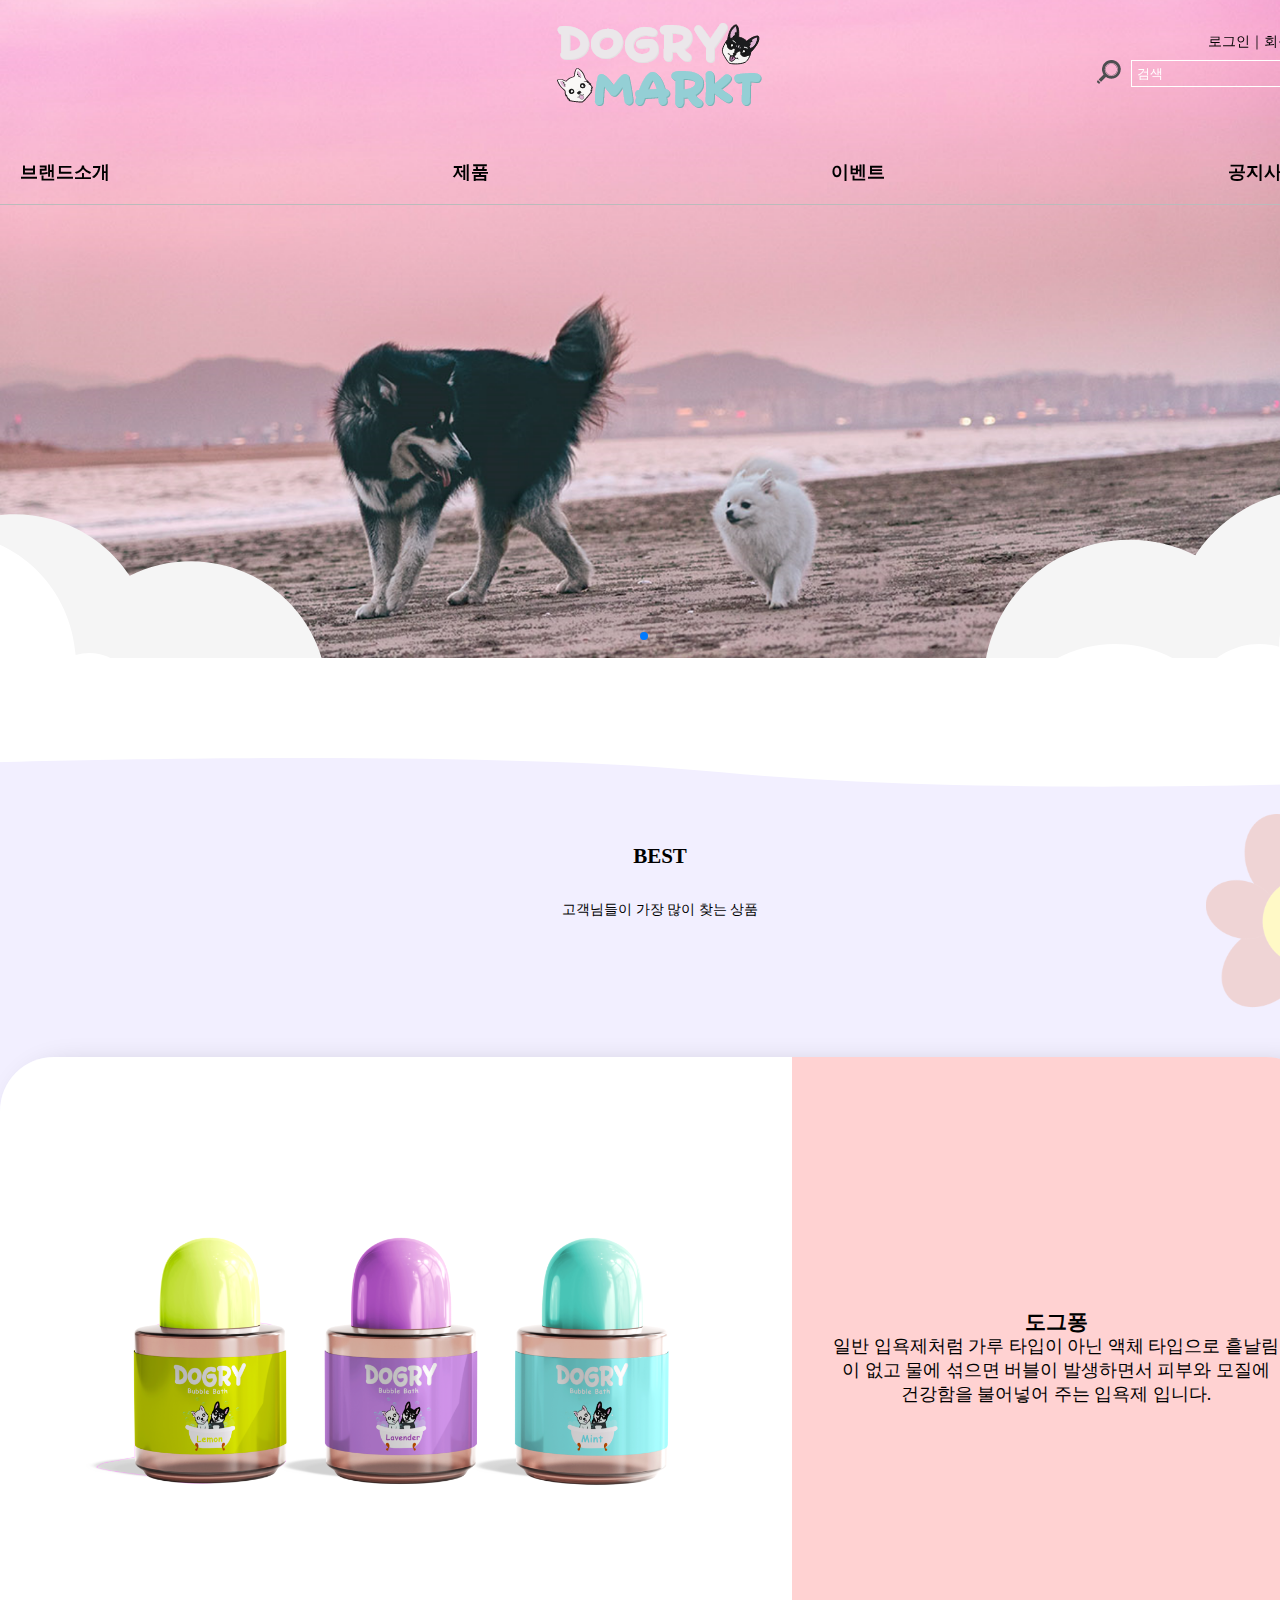
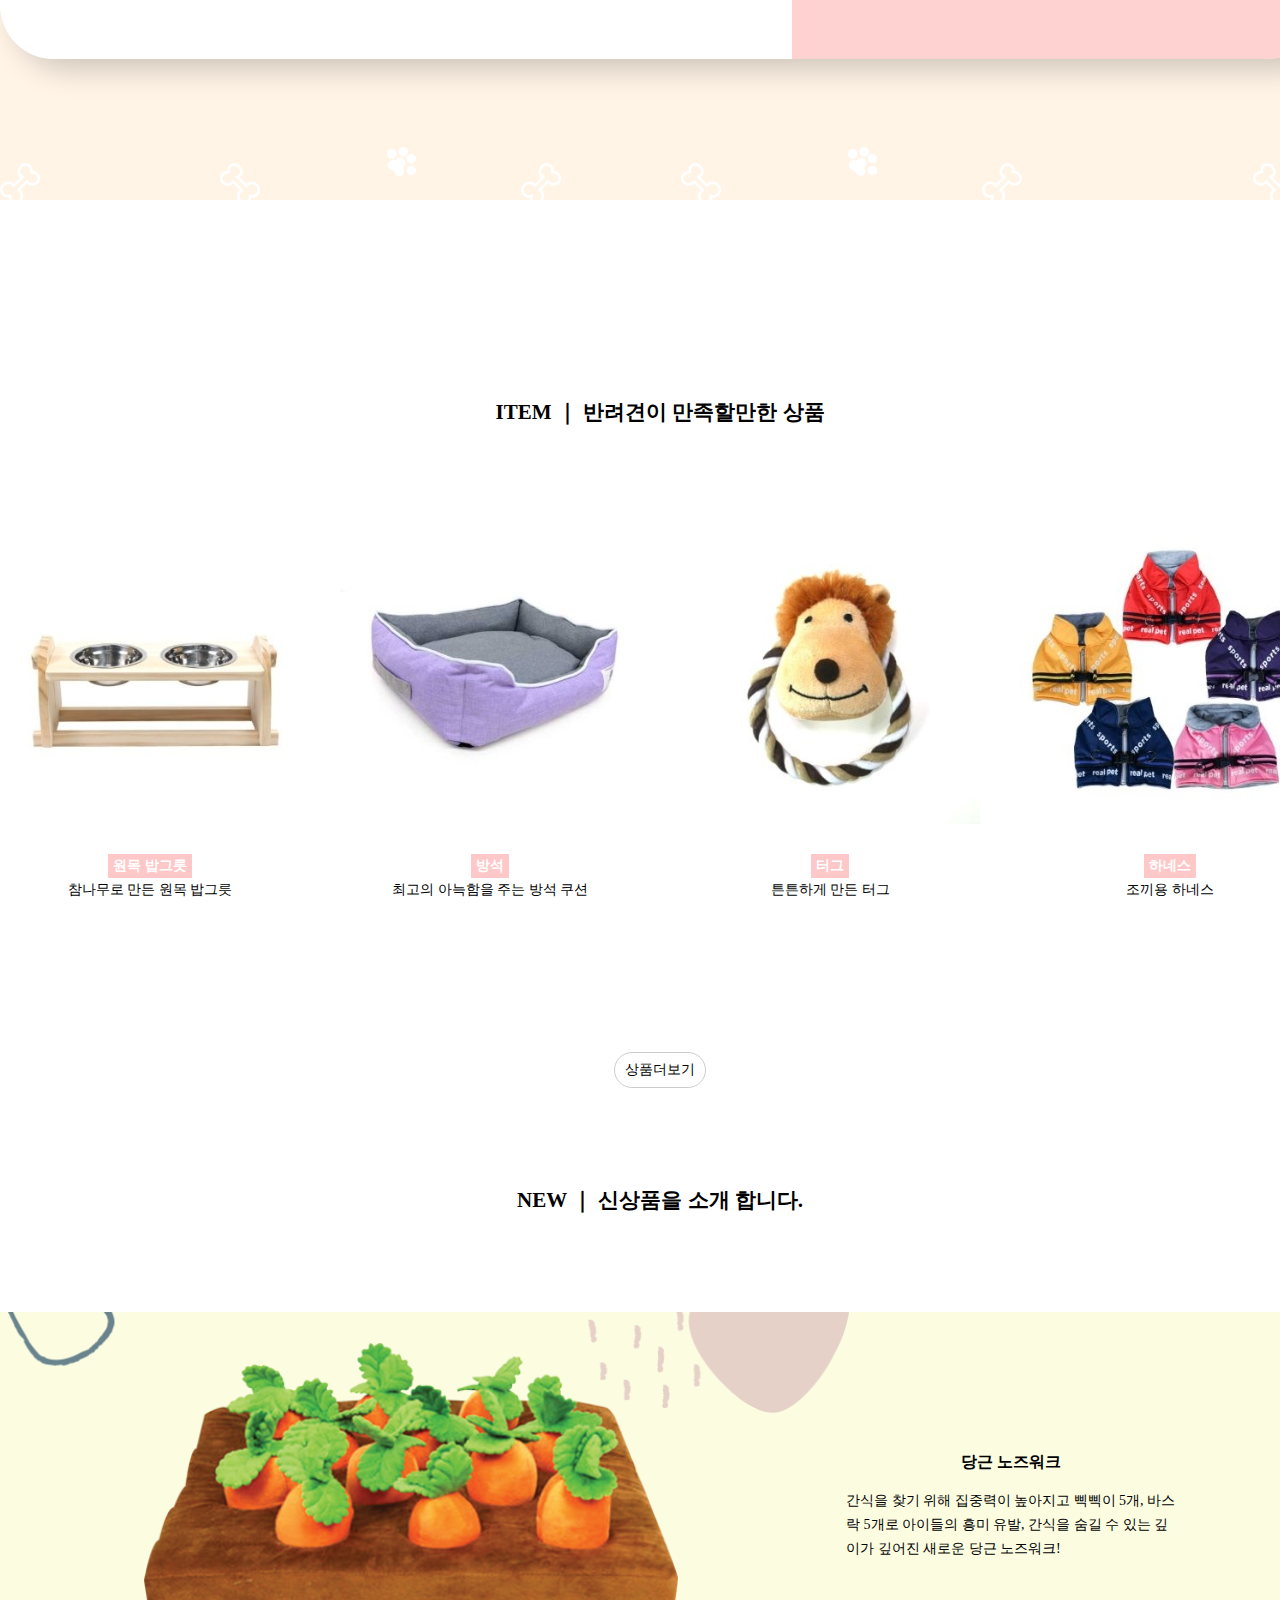
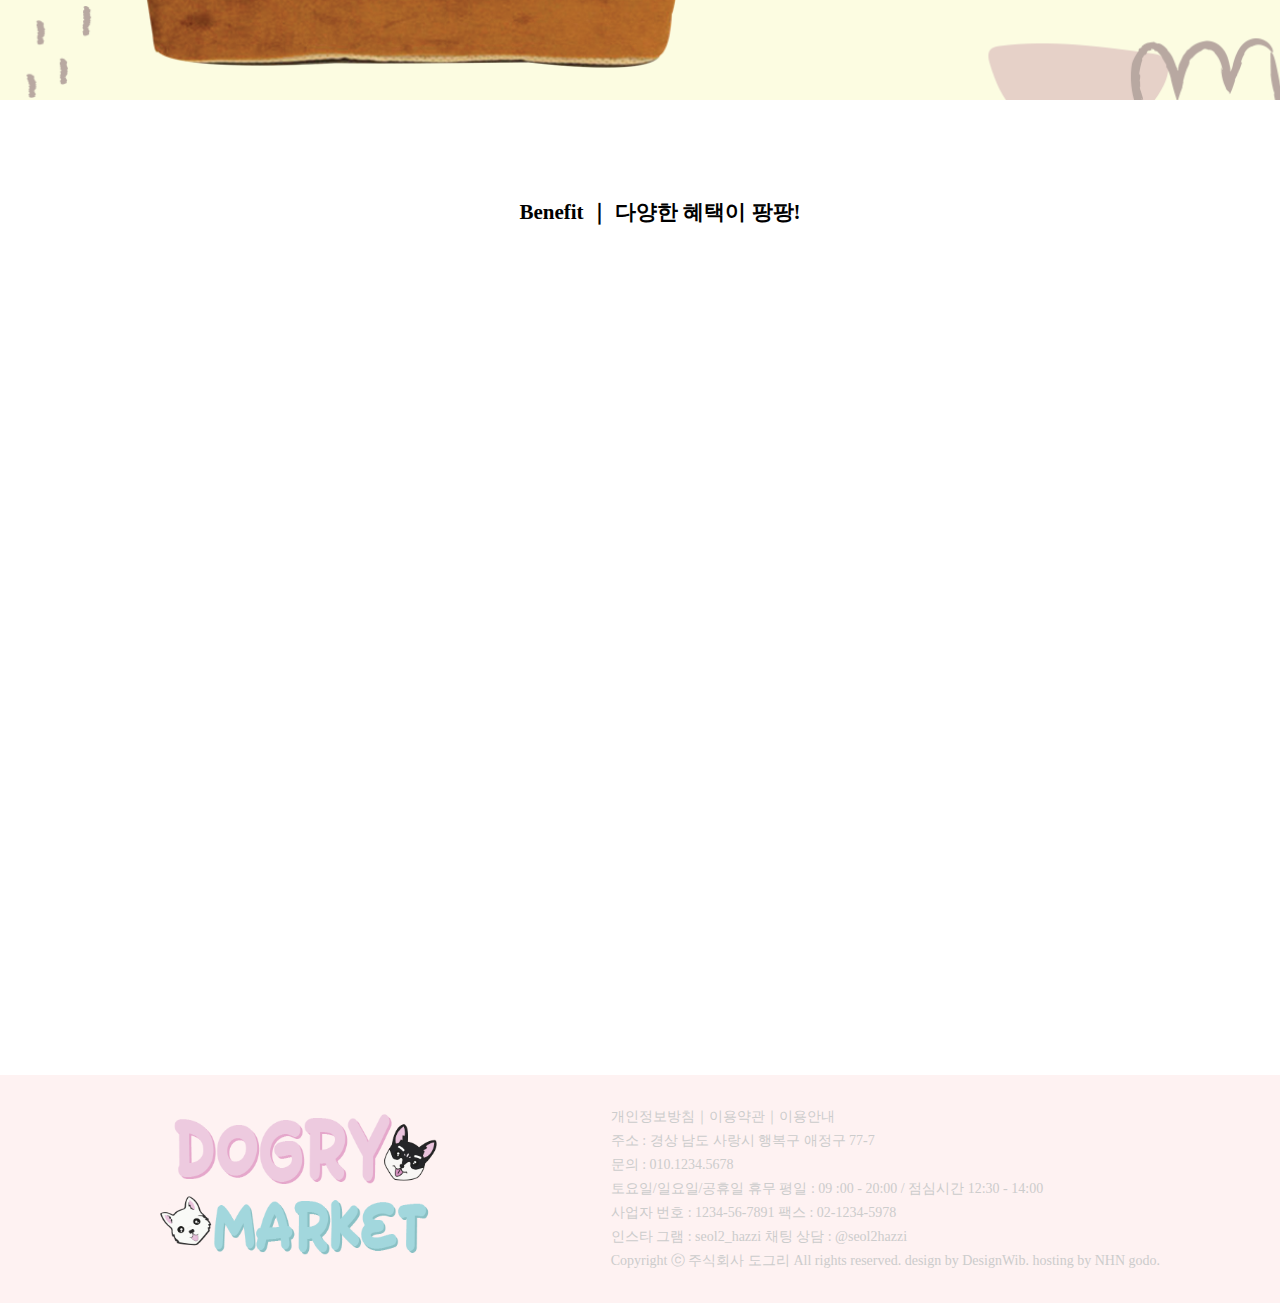
<file: index.html>
<!DOCTYPE html>
<html lang="ko">

<head>
  <meta charset="UTF-8">
  <meta http-equiv="X-UA-Compatible" content="IE=edge">
  <meta name="viewport" content="width=1400"><!--다른 매체에서도 너비 오류 없이 볼 수 있게-->
  <title>도그리마켓</title>
  <link href="https://webfontworld.github.io/NanumSquareNeo/NanumSquareNeo.css" rel="stylesheet">
  <!-- 슬라이드 css -->
  <link rel="stylesheet" href="https://cdn.jsdelivr.net/npm/swiper@8/swiper-bundle.min.css"><!--수정X-->
  <!-- aos css -->
  <link href="https://unpkg.com/aos@2.3.1/dist/aos.css" rel="stylesheet">


  <link rel="stylesheet" href="./css/stlye.css">
</head>

<body>
  <div class="box">
    <!-- 탑 -->
    <header>
      <a href="./index.html" class="logo"><img src="./images/logo.png" alt="logo"></a>
      <ul class="top">
        <li><a href="#">로그인</a></li>
        <li><a href="#">｜</a></li>
        <li><a href="#">회원가입</a></li>
      </ul>

      <ul class="search">
        <li><a href="#" class="icon"><img src="./images/icon.png" alt="아이콘"></a></li>
        <li><input type="search" placeholder="검색"></li>
      </ul>
    </header>
    <!-- 메뉴 -->
    <ul class="nav">
      <li><a href="./sub1.html">브랜드소개</a>
        <div class="sub">
          <div class="sub_in">
            <ul>
              <li><a href="sub1.html">도그리 스토리</a></li>
            </ul>
            <ul>
              <li><a href="sub2.html">밥,물그릇/장난감</a></li>
              <li><a href="sub2.html">쿠션/위생&미용</a></li>
              <li><a href="sub2.html">티슈/배변용품</a></li>
            </ul>
            <img src="./images/bs3.png" alt="설찌" class="sh">
          </div>
        </div>
      </li>
      <li><a href="sub2.html">제품</a>
        <div class="sub">
          <div class="sub_in">
            <ul>
              <li><a href="sub1.html">도그리 스토리</a></li>
            </ul>
            <ul>
              <li><a href="sub2.html">밥,물그릇/장난감</a></li>
              <li><a href="sub2.html">쿠션/위생&미용</a></li>
              <li><a href="sub2.html">티슈/배변용품</a></li>
            </ul>
            <img src="./images/bs3.png" alt="설찌" class="sh">
          </div>
        </div>
      </li>
      <li><a href="./sub3.html">이벤트</a>

      </li>
      <li><a href="./sub4.html">공지사항</a>
      </li>
    </ul>
  </div>



  <!-- 배너 -->
  <div class="banner">
    <!-- 슬라이드 구문 -->
    <div class="swiper-container slide">
      <div class="swiper-wrapper">
        <div class="swiper-slide">
          <a href="#"><img src="./images/main1.png" alt="배너1"></a>
        </div>
        <div class="swiper-slide">
          <a href="#"><img src="./images/main2.png" alt="배너2"></a>
        </div>
        <div class="swiper-slide">
          <a href="#"><img src="./images/main3.png" alt="배너3"></a>
        </div>
      </div>
      <!-- 블릿 버튼 -->
      <div class="swiper-pagination"></div>
    </div>

    <!-- 구름 -->
    <div class="Bubble">
      <img src="./images/Bubble1.png" alt="구름1" class="Bubble1">
      <img src="./images/Bubble2.png" alt="구름2" class="Bubble2">
      <img src="./images/Bubble3.png" alt="구름3" class="Bubble3">
      <img src="./images/Bubble4.png" alt="구름4" class="Bubble4">
    </div>

  </div>


  <!-- 베스트 -->
  <div class="best">
    <div class="best_in">
      <h2>BEST</h2>
      <p>고객님들이 가장 많이 찾는 상품</p>

      <!-- 슬라이드 구문-세로 -->
      <!-- 슬라이드 구문 -->
      <div class="swiper-container slide2">

        <div class="swiper-wrapper">
          <div class="swiper-slide">
            <div class="bestimg">
              <img src="images/dogpong.png" alt="상품1">
            </div>
            <div class="dog">
              <h3>도그퐁</h3>
              <p>일반 입욕제처럼 가루 타입이 아닌
                액체 타입으로 흩날림이 없고
                물에 섞으면 버블이 발생하면서
                피부와 모질에 건강함을 불어넣어 주는 입욕제 입니다.</p>
            </div>
          </div>
          <div class="swiper-slide">
            <div class="bestimg">
              <img src="images/tug.png" alt="상품2">
            </div>
            <div class="dog">
              <h3>터그</h3>
              <p>반려견이 가족과 함께 놀며 체력을 소모하고 스트레스를 해소 할 수 있는
                훈련용 및 장난감용으로 출시된 튼튼한
                터그입니다.
              </p>
            </div>
          </div>
          <div class="swiper-slide">
            <div class="bestimg">
              <img src="./images/wa.png" alt="상품3">
            </div>
            <div class="dog">
              <h3>자동 밥그릇</h3>
              <p>사료를 채워 넣은 뒤 시간을 맞춰 두면
                아침 저녁으로 자동 급식이 되는 밥그릇 입니다.
              </p>
            </div>
          </div>
        </div>

        <!-- 블릿 버튼 -->
        <div class="swiper-pagination"></div>
      </div>
      <!-- 스와이퍼 -->

      <img src="./images/flower1.png" alt="f1" class="f1">
      <img src="./images/flower2.png" alt="f2" class="f2">
      <img src="./images/flower3.png" alt="f3" class="f3">
      <img src="./images/flower4.png" alt="f4" class="f4">
      <img src="./images/flower5.png" alt="f5" class="f5">

    </div>
  </div>


  <!-- 아이템 -->
  <div class="item">
    <div class="item_in">
      <h2>ITEM
        <span>｜</span>
        <span>반려견이 만족할만한 상품</span>
      </h2>
      <ul>
        <li class="itembox">
          <div class="box_img">
            <a href="#"><img src="./images/img1.jpg" alt="밥그릇"></a>
          </div>
          <h4>원목 밥그릇</h4>
          <p>참나무로 만든 원목 밥그릇</p>
        </li>
        <li class="itembox">
          <div class="box_img">
            <a href="#"><img src="./images/img2.jpg" alt="쿠션"></a>
          </div>
          <h4>방석</h4>
          <p>최고의 아늑함을 주는 방석 쿠션</p>
        </li>
        <li class="itembox">
          <div class="box_img">
            <a href="#"><img src="./images/img3.jpg" alt="터그"></a>
          </div>
          <h4>터그</h4>
          <p>튼튼하게 만든 터그</p>
        </li>
        <li class="itembox">
          <div class="box_img">
            <a href="#"><img src="./images/img4.jpg" alt="하네스"></a>
          </div>
          <h4>하네스</h4>
          <p>조끼용 하네스</p>
        </li>
      </ul>

      <a href="#" class="right">상품더보기</a>

    </div>
  </div>


  <!-- 신상품 -->
  <div class="new">
    <h2>NEW
      <span>｜</span>
      <span>신상품을 소개 합니다.</span>
    </h2>

    <div class="new_bg">
      <div class="new_in">
        <img src="./images/Carrot.png" alt="당근">
        <div class="new_text">
          <h3>당근 노즈워크</h3>
          <p>간식을 찾기 위해 집중력이 높아지고
            삑삑이 5개, 바스락 5개로 아이들의
            흥미 유발, 간식을 숨길 수 있는 깊이가
            깊어진 새로운 당근 노즈워크!</p>
        </div>
      </div>
    </div>
  </div>

  <!-- 메인배너 -->
  <div class="main_banner">
    <h2>Benefit
      <span>｜</span>
      <span>다양한 혜택이 팡팡!</span>
    </h2>

    <div class="main">
      <div class="main_in">
        <img src="./images/main_banner1.png" alt="메인배너1" data-aos="fade-up">
        <div class="main4">
          <img src="./images/main_banner2.png" alt="메인배너2" data-aos="fade-up">
          <img src="./images/main_banner3.png" alt="메인배너3" data-aos="fade-up">
        </div>
        <div class="main_ani">
          <img src="./images/banner_ani.png" alt="배너구름" data-aos="fade-up">
        </div>
      </div>

    </div>
  </div>

  <div class="bg5">

    <img src="./images/gg.jpg" alt="[포토리뷰이벤트] 포토리뷰 남기고 다이어리&쇼핑백 받자!" data-aos="fade-left">

  </div>

  <!-- 푸터 -->
  <footer>
    <div class="footer_in">
      <a href="#"><img src="./images/foorter_logo.png" alt="흰색 로고"></a>
      <p>개인정보방침｜이용약관｜이용안내<br>
        주소 : 경상 남도 사랑시 행복구 애정구 77-7 <br>
        문의 : 010.1234.5678 <br>
        토요일/일요일/공휴일 휴무 평일 : 09 :00 - 20:00 / 점심시간 12:30 - 14:00 <br>
        사업자 번호 : 1234-56-7891 팩스 : 02-1234-5978 <br>
        인스타 그램 : seol2_hazzi 채팅 상담 : @seol2hazzi <br>
        Copyright ⓒ 주식회사 도그리 All rights reserved. design by DesignWib. hosting by NHN godo.
      </p>
    </div>
  </footer>
  <!-- 푸터 -->

  <!-- <h3>도그퐁</h3>
  <p>일반 입욕제처럼 가루 타입이 아닌
    액체 타입으로 흩날림이 없고
    물에 섞으면 버블이 발생하면서
    피부와 모질에 작용해주는 입욕제 입니다.</p> -->




  <!-- 슬라이드 js -->
  <script src="https://code.jquery.com/jquery-2.2.0.min.js"></script><!-- 제이쿼리 라이브러리,수정X -->
  <script src="https://cdn.jsdelivr.net/npm/swiper@8/swiper-bundle.min.js"></script><!-- 수정X -->
  <script src="https://unpkg.com/aos@2.3.1/dist/aos.js"></script><!-- aos 라이브러리 -->

  <script src="script/slidebanner.js"></script><!--디자인에 맞게 수정-->
 
</body>

</html>
</file>
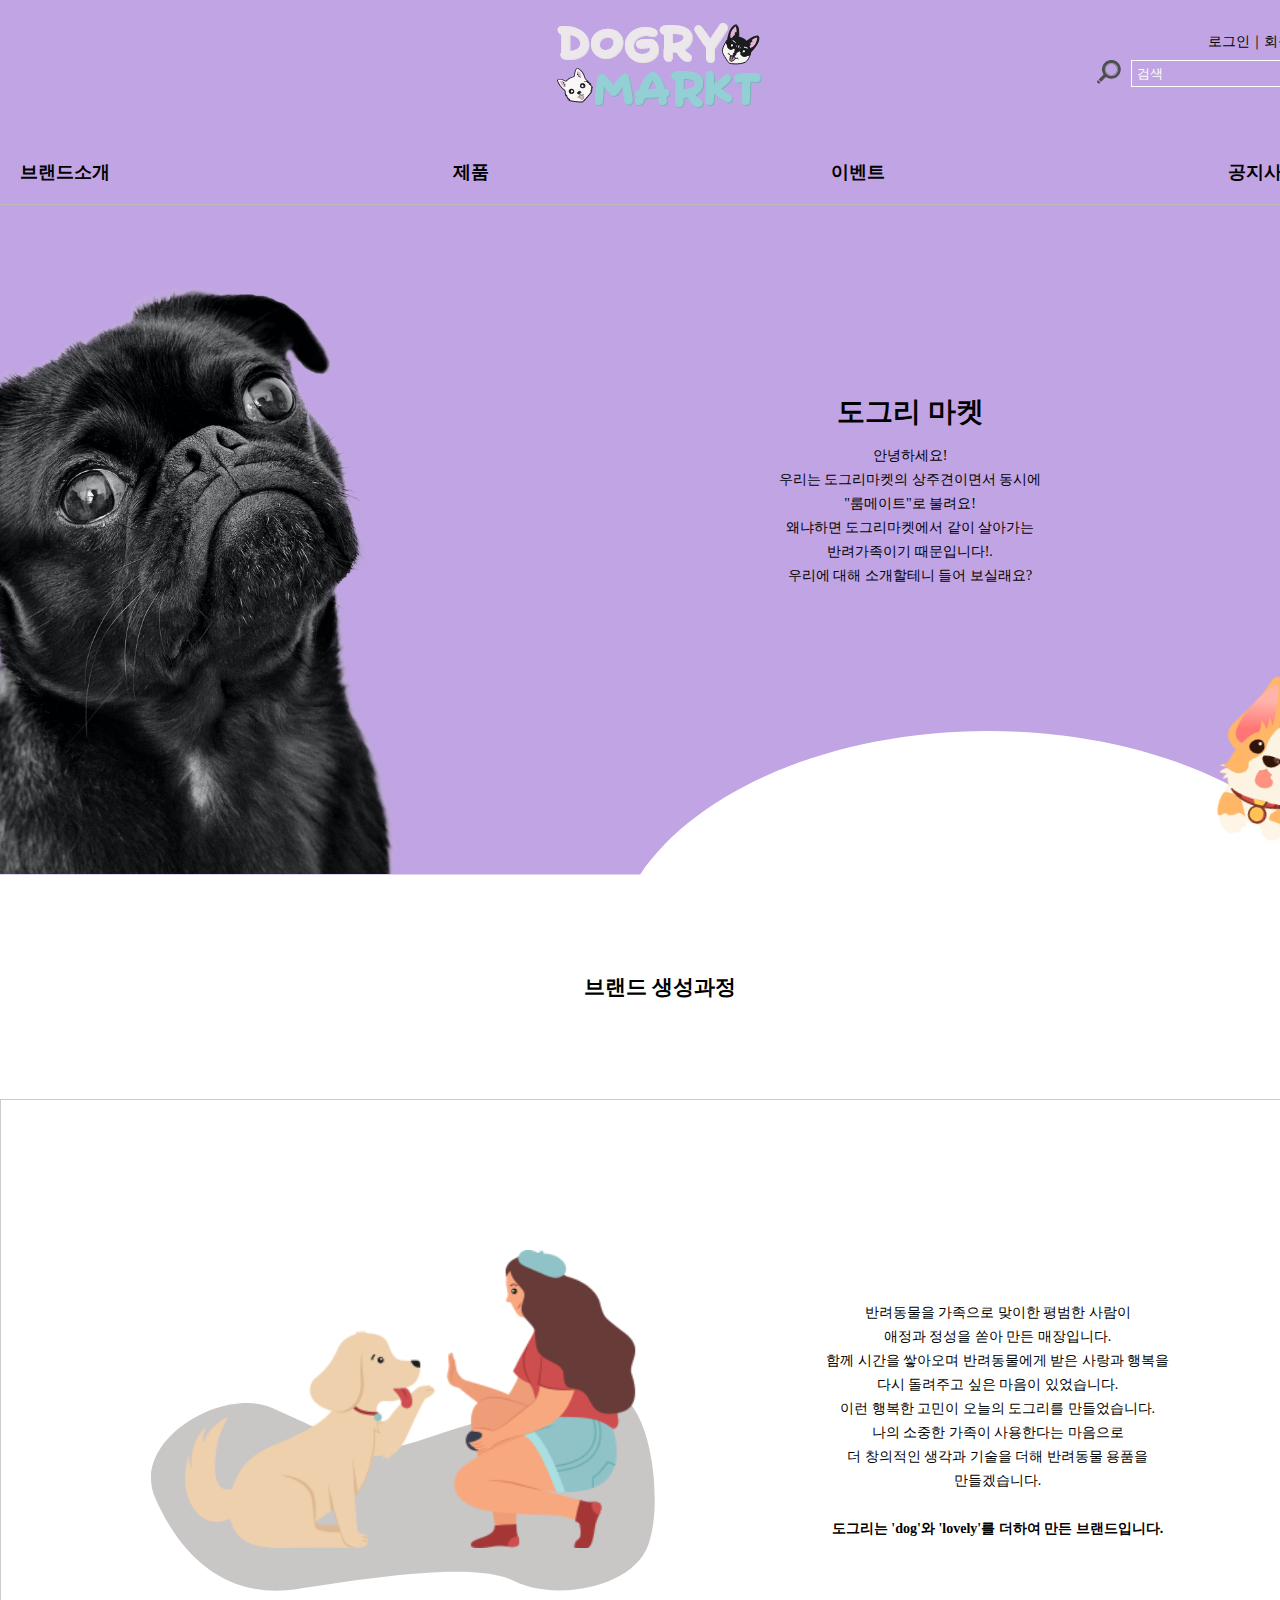
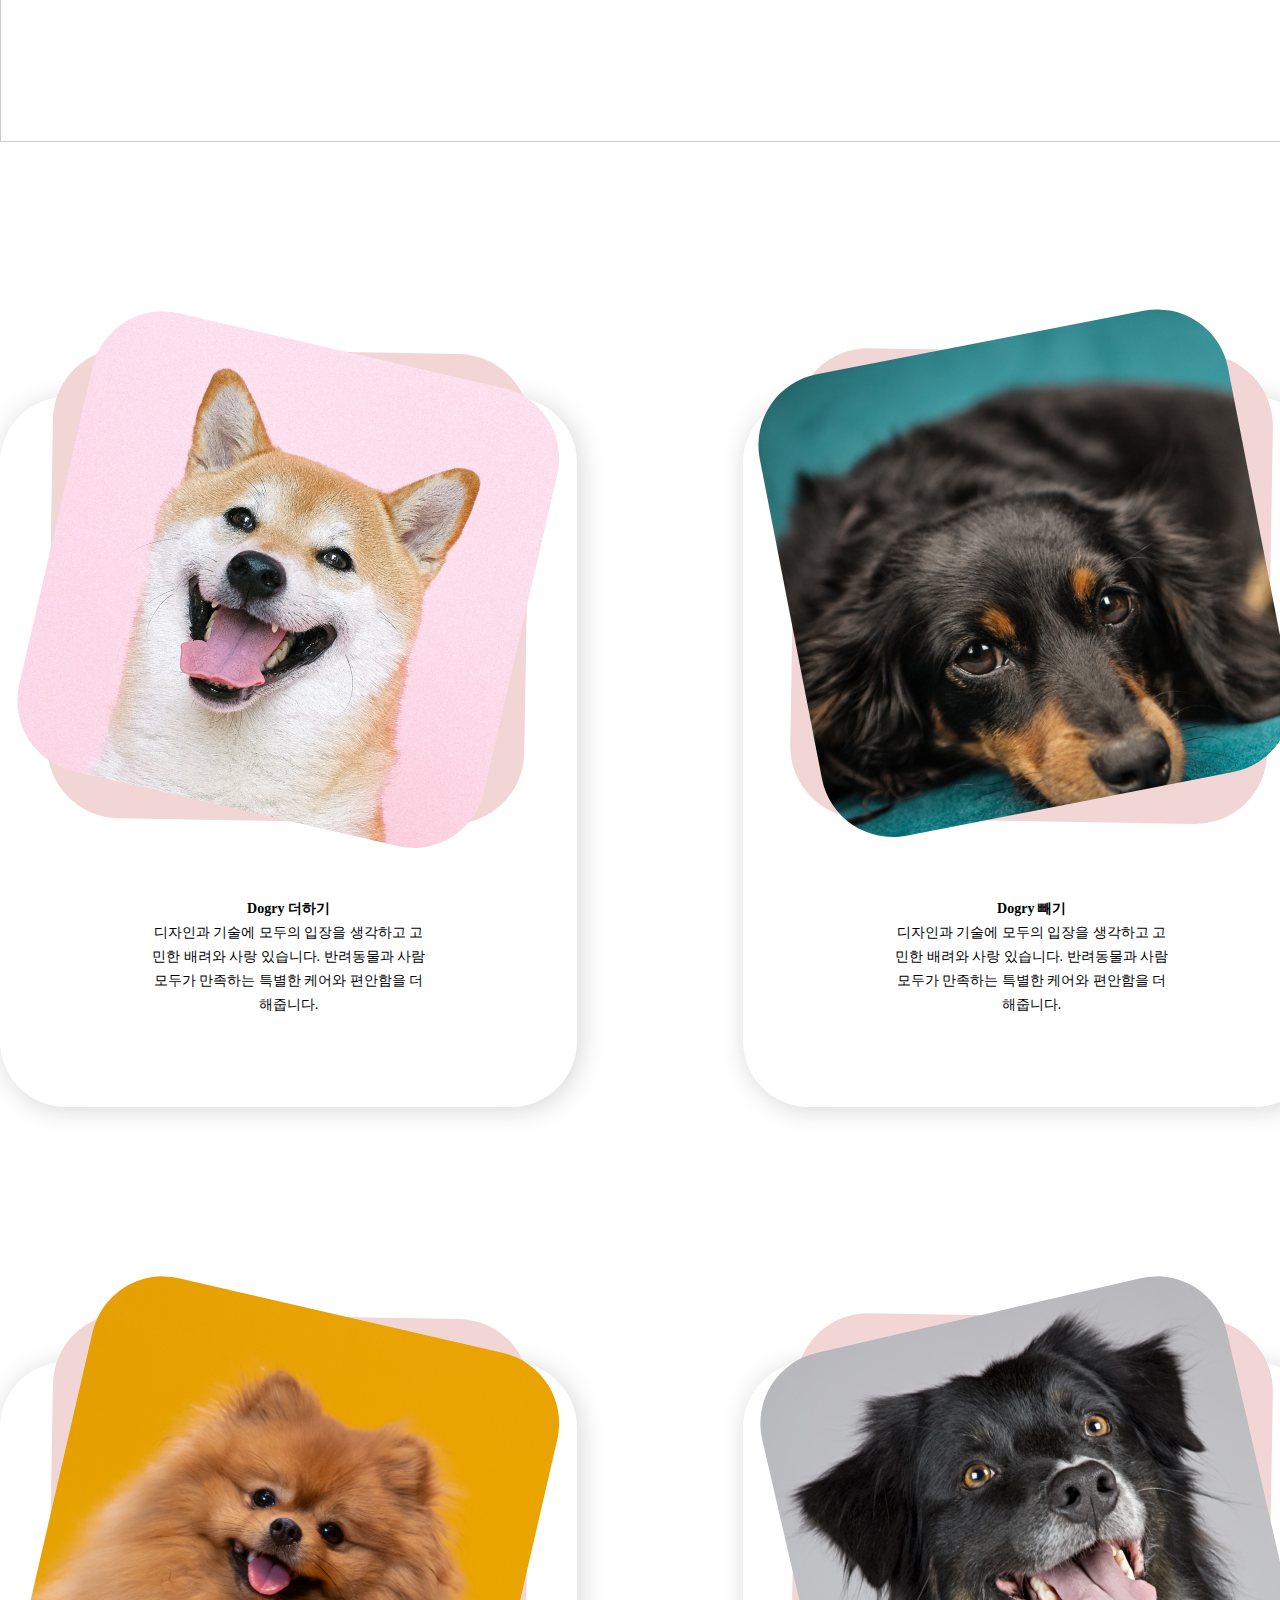
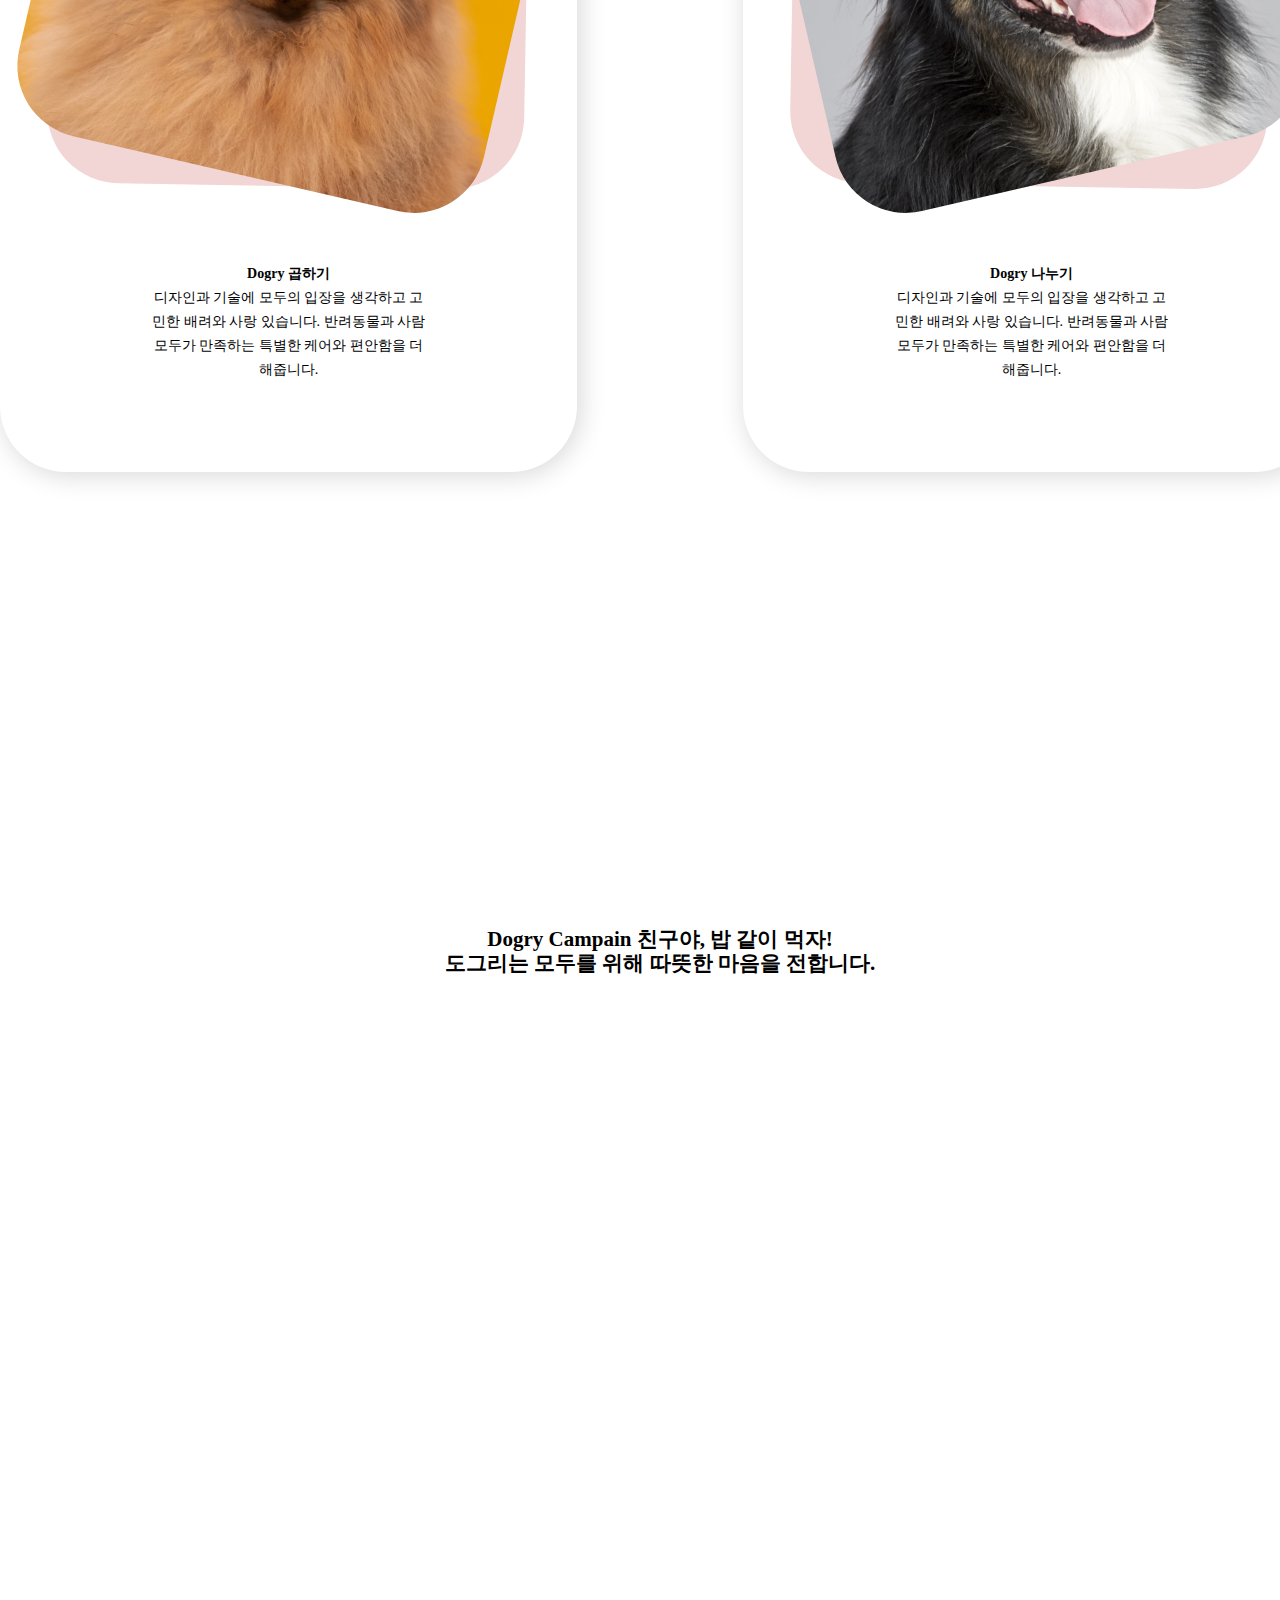
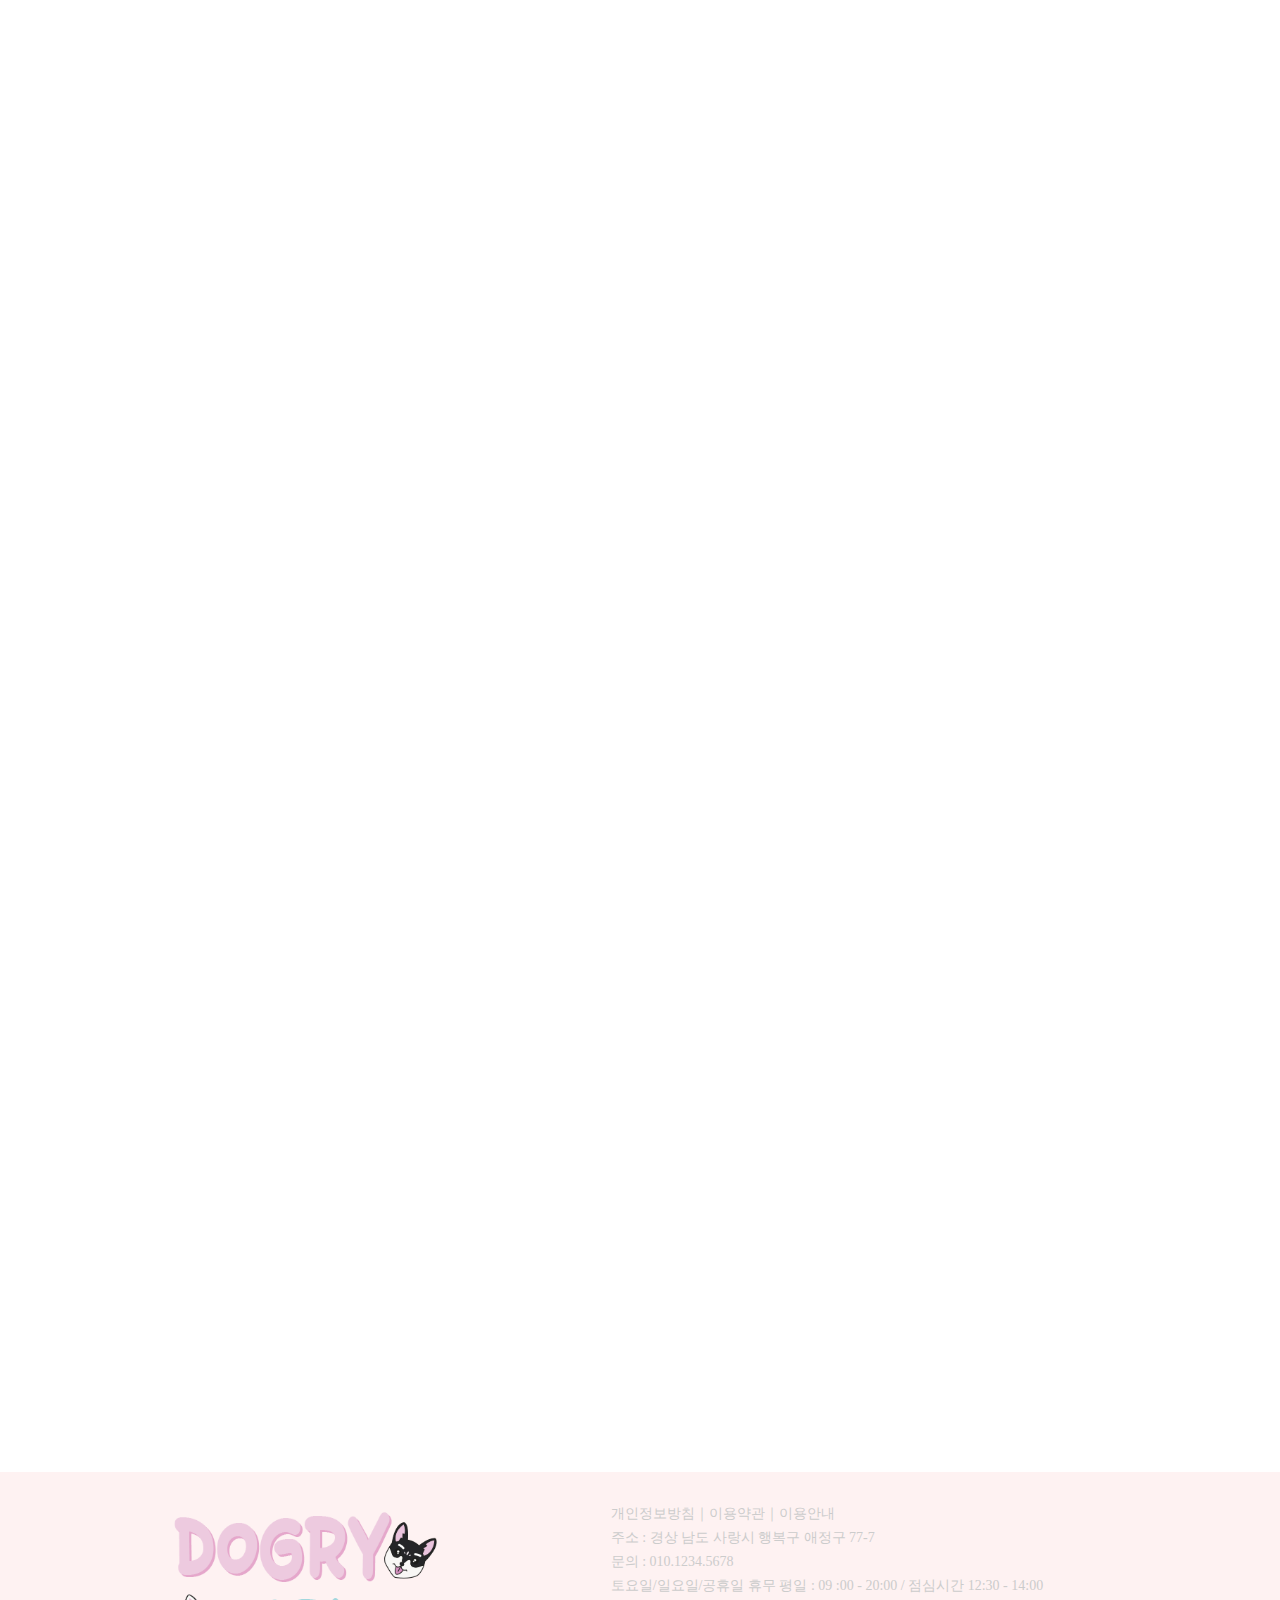
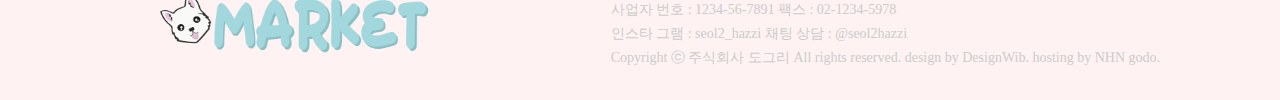
<file: sub1.html>
<!DOCTYPE html>
<html lang="ko">

<head>
  <meta charset="UTF-8">
  <meta http-equiv="X-UA-Compatible" content="IE=edge">
  <meta name="viewport" content="width=1400"><!--다른 매체에서도 너비 오류 없이 볼 수 있게-->

  <link href="https://webfontworld.github.io/NanumSquareNeo/NanumSquareNeo.css" rel="stylesheet">
  <link rel="stylesheet" href="./sub1.css">
  <link href="https://unpkg.com/aos@2.3.1/dist/aos.css" rel="stylesheet">
  <title>도그리마켓</title>
</head>

<body>

  <div class="box">
    <!-- 헤더 -->
    <header>
      <a href="./index.html" class="logo"><img src="./images/logo.png" alt="logo"></a>
      <ul class="top">
        <li><a href="#">로그인</a></li>
        <li><a href="#">｜</a></li>
        <li><a href="#">회원가입</a></li>
      </ul>

      <ul class="search">
        <li><a href="#" class="icon"><img src="./images/icon.png" alt="아이콘"></a></li>
        <li><input type="search" placeholder="검색"></li>
      </ul>
     
    </header>
     <!-- 메뉴 -->
    <ul class="nav">
      <li><a href="./sub1.html">브랜드소개</a>
        <div class="sub">
          <div class="sub_in">
            <ul>
              <li><a href="sub1.html">도그리 스토리</a></li>
            </ul>
            <ul>
              <li><a href="sub2.html">밥,물그릇/장난감</a></li>
              <li><a href="sub2.html">쿠션/위생&미용</a></li>
              <li><a href="sub2.html">티슈/배변용품</a></li>
            </ul>
            <img src="./images/bs3.png" alt="설찌" class="sh">
          </div>
        </div>
      </li>
      <li><a href="sub2.html">제품</a>
        <div class="sub">
          <div class="sub_in">
            <ul>
              <li><a href="sub1.html">도그리 스토리</a></li>
            </ul>
            <ul>
              <li><a href="sub2.html">밥,물그릇/장난감</a></li>
              <li><a href="sub2.html">쿠션/위생&미용</a></li>
              <li><a href="sub2.html">티슈/배변용품</a></li>
            </ul>
            <img src="./images/bs3.png" alt="설찌" class="sh">
          </div>
        </div>
      </li>
      <li><a href="./sub3.html">이벤트</a>

      </li>
      <li><a href="./sub4.html">공지사항</a>
      </li>
    </ul>
  </div>

  <!-- 메인배너 -->
  <div class="banner_1">
    <div class="dog_in">
      <h1>도그리 마켓</h1>
      <p>안녕하세요! <br>
        우리는 도그리마켓의 상주견이면서 동시에<br>
        "룸메이트"로 불려요! <br>
        왜냐하면 도그리마켓에서 같이 살아가는 <br>
        반려가족이기 때문입니다!. <br>
        우리에 대해 소개할테니 들어 보실래요?</p>
      <div class="main_ani">
        <img src="./images/sub_ani.png" alt="메인강아지">
      </div>
    </div>
  </div>

  <div class="sub_text">
    <h2>브랜드 생성과정</h2>
  </div>

  <div class="brand">
    <div class="sub_brand">
      <img src="./images/sub_brand.png" alt="서브소개" class="bg6">
      <p>반려동물을 가족으로 맞이한 평범한 사람이 <br>
        애정과 정성을 쏟아 만든 매장입니다. <br>
        함께 시간을 쌓아오며 반려동물에게 받은 사랑과 행복을 <br>
        다시 돌려주고 싶은 마음이 있었습니다. <br>
        이런 행복한 고민이 오늘의 도그리를 만들었습니다. <br>
        나의 소중한 가족이 사용한다는 마음으로 <br>
        더 창의적인 생각과 기술을 더해 반려동물 용품을 <br> 만들겠습니다.
        <br>
        <br>
        <b>도그리는
          'dog'와 'lovely'를 더하여
          만든 브랜드입니다. </b>
      </p>
    </div>
  </div>


  <ul class="about_in">
    <li>
      <img src="./images/about_bg.png" alt="배경">
      <img src="./images/about_1.png" alt="강아지1">
      <h4>Dogry 더하기</h4>
      <p>디자인과 기술에 모두의 입장을 생각하고
        고민한 배려와 사랑 있습니다.
        반려동물과 사람 모두가 만족하는
        특별한 케어와 편안함을 더해줍니다.</p>
    </li>
    <li>
      <img src="./images/about_bg.png" alt="배경">
      <img src="./images/about_2.png" alt="강아지2" class="bg">
      <h4>Dogry 빼기</h4>
      <p>디자인과 기술에 모두의 입장을 생각하고
        고민한 배려와 사랑 있습니다.
        반려동물과 사람 모두가 만족하는
        특별한 케어와 편안함을 더해줍니다.</p>
    </li>
    <li>
      <img src="./images/about_bg.png" alt="배경">
      <img src="./images/about_3.png" alt="강아지3">
      <h4>Dogry 곱하기</h4>
      <p>디자인과 기술에 모두의 입장을 생각하고
        고민한 배려와 사랑 있습니다.
        반려동물과 사람 모두가 만족하는
        특별한 케어와 편안함을 더해줍니다.</p>
    </li>
    <li>
      <img src="./images/about_bg.png" alt="배경">
      <img src="./images/about_4.png" alt="강아지4" class="bg">
      <h4>Dogry 나누기</h4>
      <p>디자인과 기술에 모두의 입장을 생각하고
        고민한 배려와 사랑 있습니다.
        반려동물과 사람 모두가 만족하는
        특별한 케어와 편안함을 더해줍니다.</p>
    </li>
  </ul>

  <!-- 캠페인 -->
  <div class="campain">
    <h2>Dogry Campain 친구야, 밥 같이 먹자!
      <br>
      도그리는 모두를 위해 따뜻한 마음을 전합니다.
    </h2>


    <div class="campain_in campain_bg1" data-aos="fade-left">
      <img src="./images/about_5.png" alt="봉사1">
      <div>
        <h5>친구야, 밥 같이먹자 1회차</h5>
        <p>제품 판매 수익금의 일부를 어려운 유기견, 유기묘를
          케어 하고 있는 단체 또는 개인에게 후원 물품이나
          사료를 전달하는 캠페인으로 소중한 마음을 나누고,
          그 마음이 배가 되기를 바라는 마음으로 시작된
          도그리의 캠페인입니다.</p>
      </div>
    </div>

    <div class="campain_in campain_bg2" data-aos="fade-right">

      <div>
        <h5>친구야, 밥 같이먹자 2회차</h5>
        <p>제품 판매 수익금의 일부를 어려운 유기견, 유기묘를
          케어 하고 있는 단체 또는 개인에게 후원 물품이나
          사료를 전달하는 캠페인으로 소중한 마음을 나누고,
          그 마음이 배가 되기를 바라는 마음으로 시작된
          도그리의 캠페인입니다.</p>
      </div>
      <img src="./images/about_6.png" alt="봉사2">
    </div>

    <div class="campain_in campain_bg3" data-aos="fade-left">
      <img src="./images/about_7.png" alt="봉사3">
      <div>
        <h5>친구야, 밥 같이먹자 3회차</h5>
        <p>제품 판매 수익금의 일부를 어려운 유기견, 유기묘를
          케어 하고 있는 단체 또는 개인에게 후원 물품이나
          사료를 전달하는 캠페인으로 소중한 마음을 나누고,
          그 마음이 배가 되기를 바라는 마음으로 시작된
          도그리의 캠페인입니다.</p>
      </div>
    </div>
  </div>

  <!-- 푸터 -->
  <footer>
    <div class="footer_in">
      <a href="#"><img src="./images/foorter_logo.png" alt="흰색 로고"></a>
      <p>개인정보방침｜이용약관｜이용안내<br>
        주소 : 경상 남도 사랑시 행복구 애정구 77-7 <br>
        문의 : 010.1234.5678 <br>
        토요일/일요일/공휴일 휴무 평일 : 09 :00 - 20:00 / 점심시간 12:30 - 14:00 <br>
        사업자 번호 : 1234-56-7891 팩스 : 02-1234-5978 <br>
        인스타 그램 : seol2_hazzi 채팅 상담 : @seol2hazzi <br>
        Copyright ⓒ 주식회사 도그리 All rights reserved. design by DesignWib. hosting by NHN godo.
      </p>
    </div>
  </footer>


  <script src="https://code.jquery.com/jquery-2.2.0.min.js"></script><!-- 제이쿼리 라이브러리,수정X -->
  <script src="https://unpkg.com/aos@2.3.1/dist/aos.js"></script><!-- aos 라이브러리 -->
  <script src="script/slidebanner.js"></script><!--디자인에 맞게 수정-->
</body>

</html>
</file>
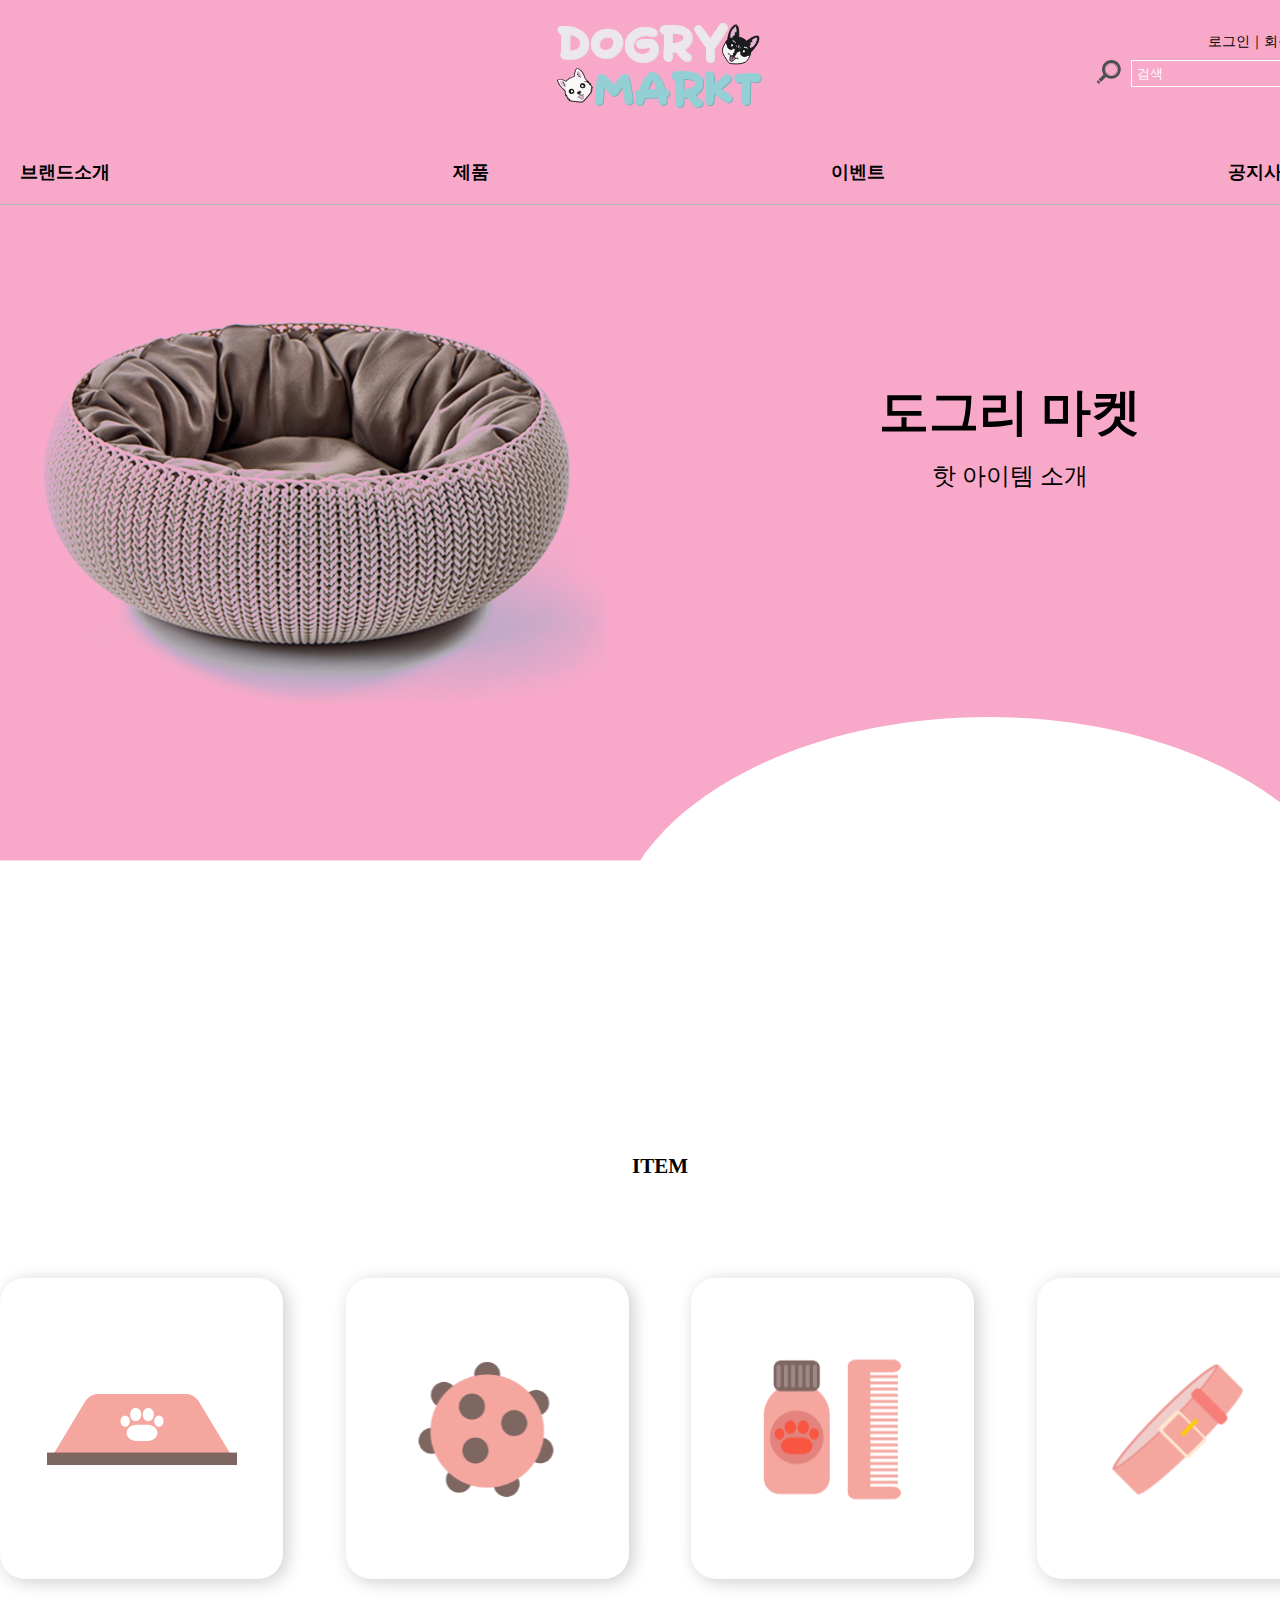
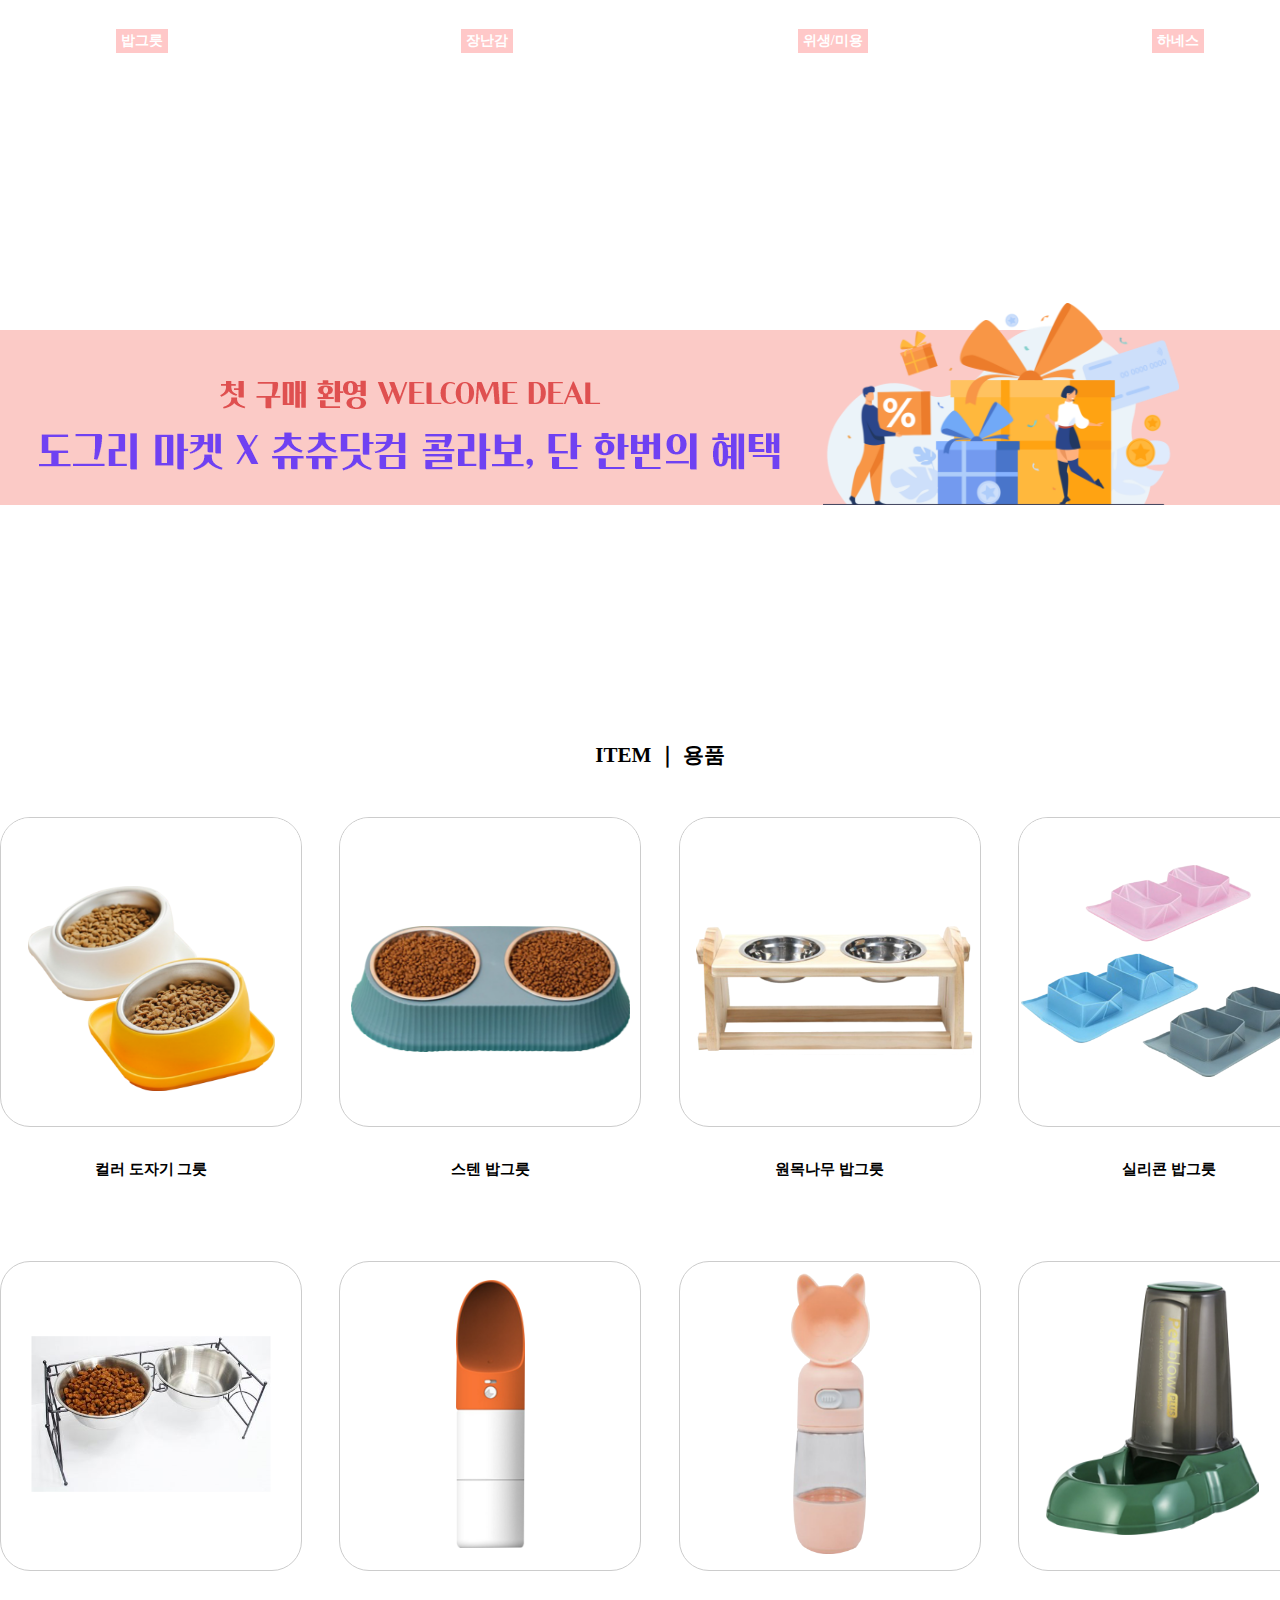
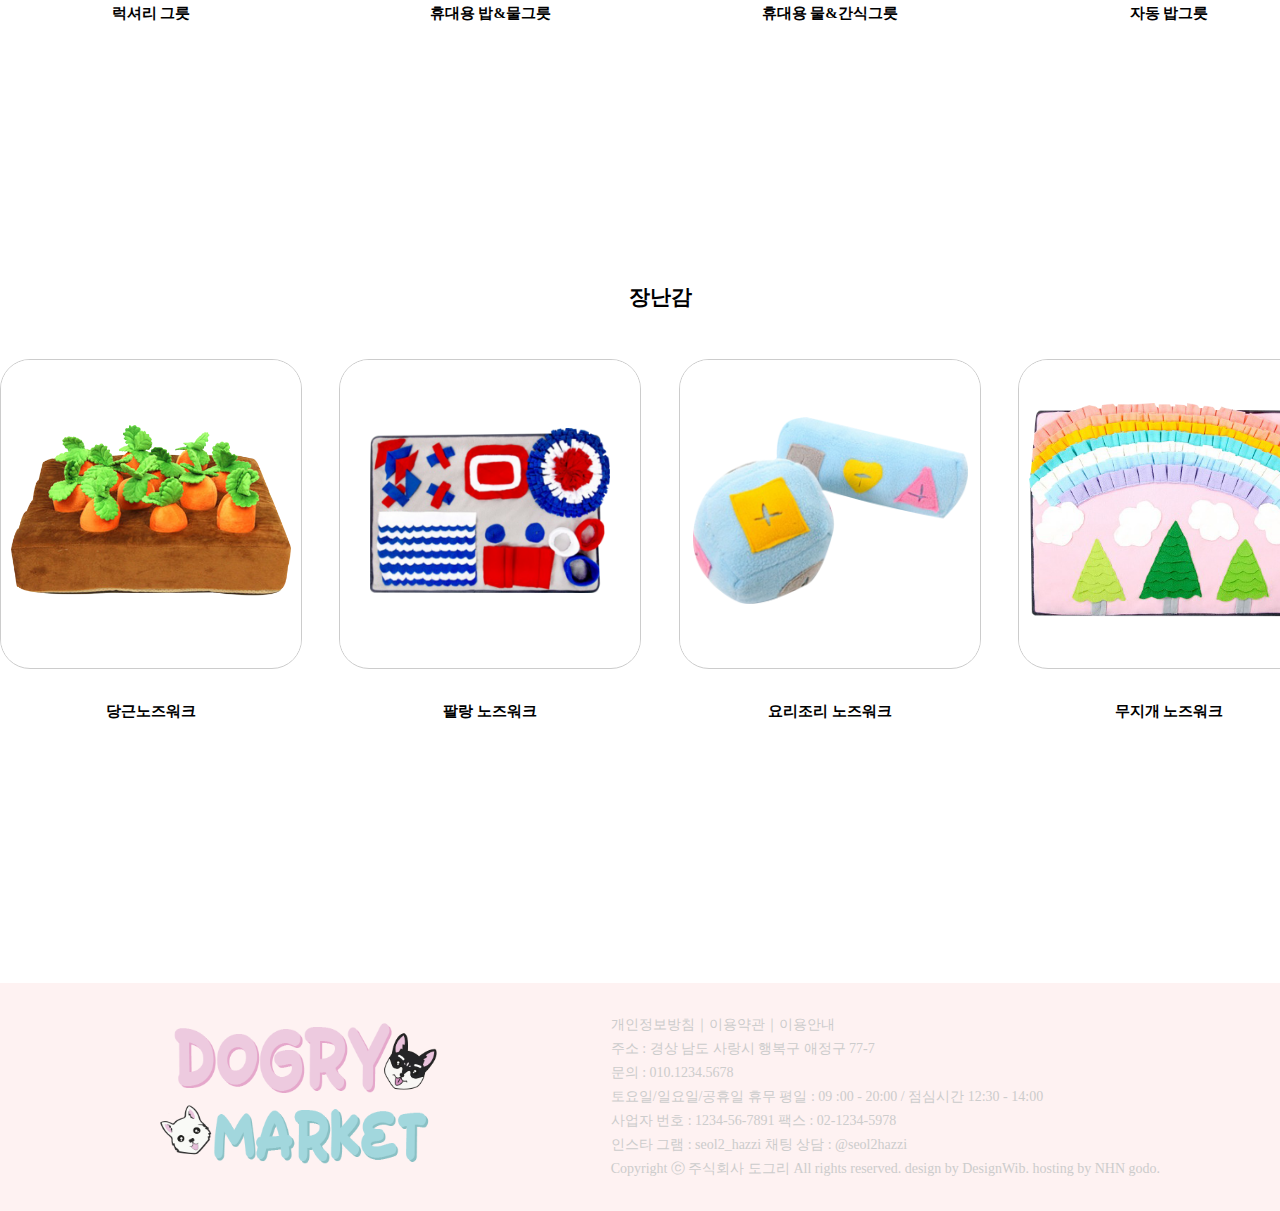
<file: sub2.html>
<!DOCTYPE html>
<html lang="ko">

<head>
	<title>도그리마켓</title>
	<meta charset="utf-8">
	<meta name="viewport" content="width=1400">
	<link href="https://webfontworld.github.io/NanumSquareNeo/NanumSquareNeo.css" rel="stylesheet">
	<link href="sub2.css" rel="stylesheet" type="text/css">
</head>

<body>
	<!--header 시작-->
	<div class="box">
		<!-- 탑 -->
		<header>
			<a href="./index.html" class="logo"><img src="./images/logo.png" alt="logo"></a>
			<ul class="top">
				<li><a href="#">로그인</a></li>
				<li><a href="#">｜</a></li>
				<li><a href="#">회원가입</a></li>
			</ul>

			<ul class="search">
				<li><a href="#" class="icon"><img src="./images/icon.png" alt="아이콘"></a></li>
				<li><input type="search" placeholder="검색"></li>
			</ul>
		</header>
		 <!-- 메뉴 -->
		 <ul class="nav">
			<li><a href="./sub1.html">브랜드소개</a>
			  <div class="sub">
				<div class="sub_in">
				  <ul>
					<li><a href="sub1.html">도그리 스토리</a></li>
				  </ul>
				  <ul>
					<li><a href="sub2.html">밥,물그릇/장난감</a></li>
					<li><a href="sub2.html">쿠션/위생&미용</a></li>
					<li><a href="sub2.html">티슈/배변용품</a></li>
				  </ul>
				  <img src="./images/bs3.png" alt="설찌" class="sh">
				</div>
			  </div>
			</li>
			<li><a href="sub2.html">제품</a>
			  <div class="sub">
				<div class="sub_in">
				  <ul>
					<li><a href="sub1.html">도그리 스토리</a></li>
				  </ul>
				  <ul>
					<li><a href="sub2.html">밥,물그릇/장난감</a></li>
					<li><a href="sub2.html">쿠션/위생&미용</a></li>
					<li><a href="sub2.html">티슈/배변용품</a></li>
				  </ul>
				  <img src="./images/bs3.png" alt="설찌" class="sh">
				</div>
			  </div>
			</li>
			<li><a href="./sub3.html">이벤트</a>
	  
			</li>
			<li><a href="./sub4.html">공지사항</a>
			</li>
		  </ul>
	</div>

	<div class="sub_main">
		<div>
			<h2>도그리 마켓</h2>
			<p>핫 아이템 소개</p>
		</div>
	</div>


	<!-- 아이템 -->
	<div class="item_in">
		<h2>ITEM
		</h2>
		<ul>
			<li class="itembox">
				<div class="box_img">
					<a href="#"><img src="./images/icon4.png" alt="밥그릇"></a>
				</div>
				<h4>밥그릇</h4>
			</li>
			<li class="itembox">
				<div class="box_img">
					<a href="#"><img src="./images/icon1.png" alt="공"></a>
				</div>
				<h4>장난감</h4>
			</li>
			<li class="itembox">
				<div class="box_img">
					<a href="#"><img src="./images/icon2.png" alt="미용"></a>
				</div>
				<h4>위생/미용</h4>
			</li>
			<li class="itembox">
				<div class="box_img">
					<a href="#"><img src="./images/icon3.png" alt="장난감"></a>
				</div>
				<h4>하네스</h4>
			</li>
		</ul>
	</div>

	<!--서브2 배너 -->
	<div class="banner">
		<img src="./images/sub_banner.png" alt="서브배너">
	</div>

	<!-- 용품 -->
	<div class="box_item">
		<h2>ITEM
			<span>｜</span>
			<span>용품</span>
		</h2>
		<ul>
			<li class="box_item_in">
				<div class="item_box">
					<a href="#"><img src="./images/item_1.png" alt="밥그릇"></a>
				</div>
				<h4>컬러 도자기 그릇</h4>
			</li>
			<li class="box_item_in">
				<div class="item_box">
					<a href="#"><img src="./images/item_2.png" alt="공"></a>
				</div>
				<h4>스텐 밥그릇</h4>
			</li>
			<li class="box_item_in">
				<div class="item_box">
					<a href="#"><img src="./images/item_3.png" alt="미용"></a>
				</div>
				<h4>원목나무 밥그릇</h4>
			</li>
			<li class="box_item_in">
				<div class="item_box">
					<a href="#"><img src="./images/item_4.png" alt="장난감"></a>
				</div>
				<h4>실리콘 밥그릇</h4>
			</li>
		</ul>
		<ul>
			<li class="box_item_in">
				<div class="item_box">
					<a href="#"><img src="./images/item_5.png" alt="밥그릇"></a>
				</div>
				<h4>럭셔리 그릇</h4>
			</li>
			<li class="box_item_in">
				<div class="item_box">
					<a href="#"><img src="./images/item_6.png" alt="공"></a>
				</div>
				<h4>휴대용 밥&물그릇</h4>
			</li>
			<li class="box_item_in">
				<div class="item_box">
					<a href="#"><img src="./images/item_7.png" alt="미용"></a>
				</div>
				<h4>휴대용 물&간식그릇</h4>
			</li>
			<li class="box_item_in">
				<div class="item_box">
					<a href="#"><img src="./images/item_8.png" alt="장난감"></a>
				</div>
				<h4>자동 밥그릇</h4>
			</li>
		</ul>
	</div>

	<div class="box_item">
		<h2>장난감</h2>
		<ul>
			<li>
				<div class="item_box">
					<a href="#"><img src="./images/item_17.png" alt="밥그릇"></a>
				</div>
				<h4>당근노즈워크</h4>
			</li>
			<li>
				<div class="item_box">
					<a href="#"><img src="./images/item_18.png" alt="공"></a>
				</div>
				<h4>팔랑 노즈워크</h4>
			</li>
			<li>
				<div class="item_box">
					<a href="#"><img src="./images/item_19.png" alt="미용"></a>
				</div>
				<h4>요리조리 노즈워크</h4>
			</li>
			<li>
				<div class="item_box">
					<a href="#"><img src="./images/item_20.png" alt="장난감"></a>
				</div>
				<h4>무지개 노즈워크</h4>
			</li>
		</ul>
		<ul>
		
		</ul>
	</div>






	<footer>
		<div class="footer_in">
			<a href="#"><img src="./images/foorter_logo.png" alt="흰색 로고"></a>
			<p>개인정보방침｜이용약관｜이용안내<br>
				주소 : 경상 남도 사랑시 행복구 애정구 77-7 <br>
				문의 : 010.1234.5678 <br>
				토요일/일요일/공휴일 휴무 평일 : 09 :00 - 20:00 / 점심시간 12:30 - 14:00 <br>
				사업자 번호 : 1234-56-7891 팩스 : 02-1234-5978 <br>
				인스타 그램 : seol2_hazzi 채팅 상담 : @seol2hazzi <br>
				Copyright ⓒ 주식회사 도그리 All rights reserved. design by DesignWib. hosting by NHN godo.
			</p>
		</div>
	</footer>
	<!--footer 종료-->
</body>

</html>
</file>
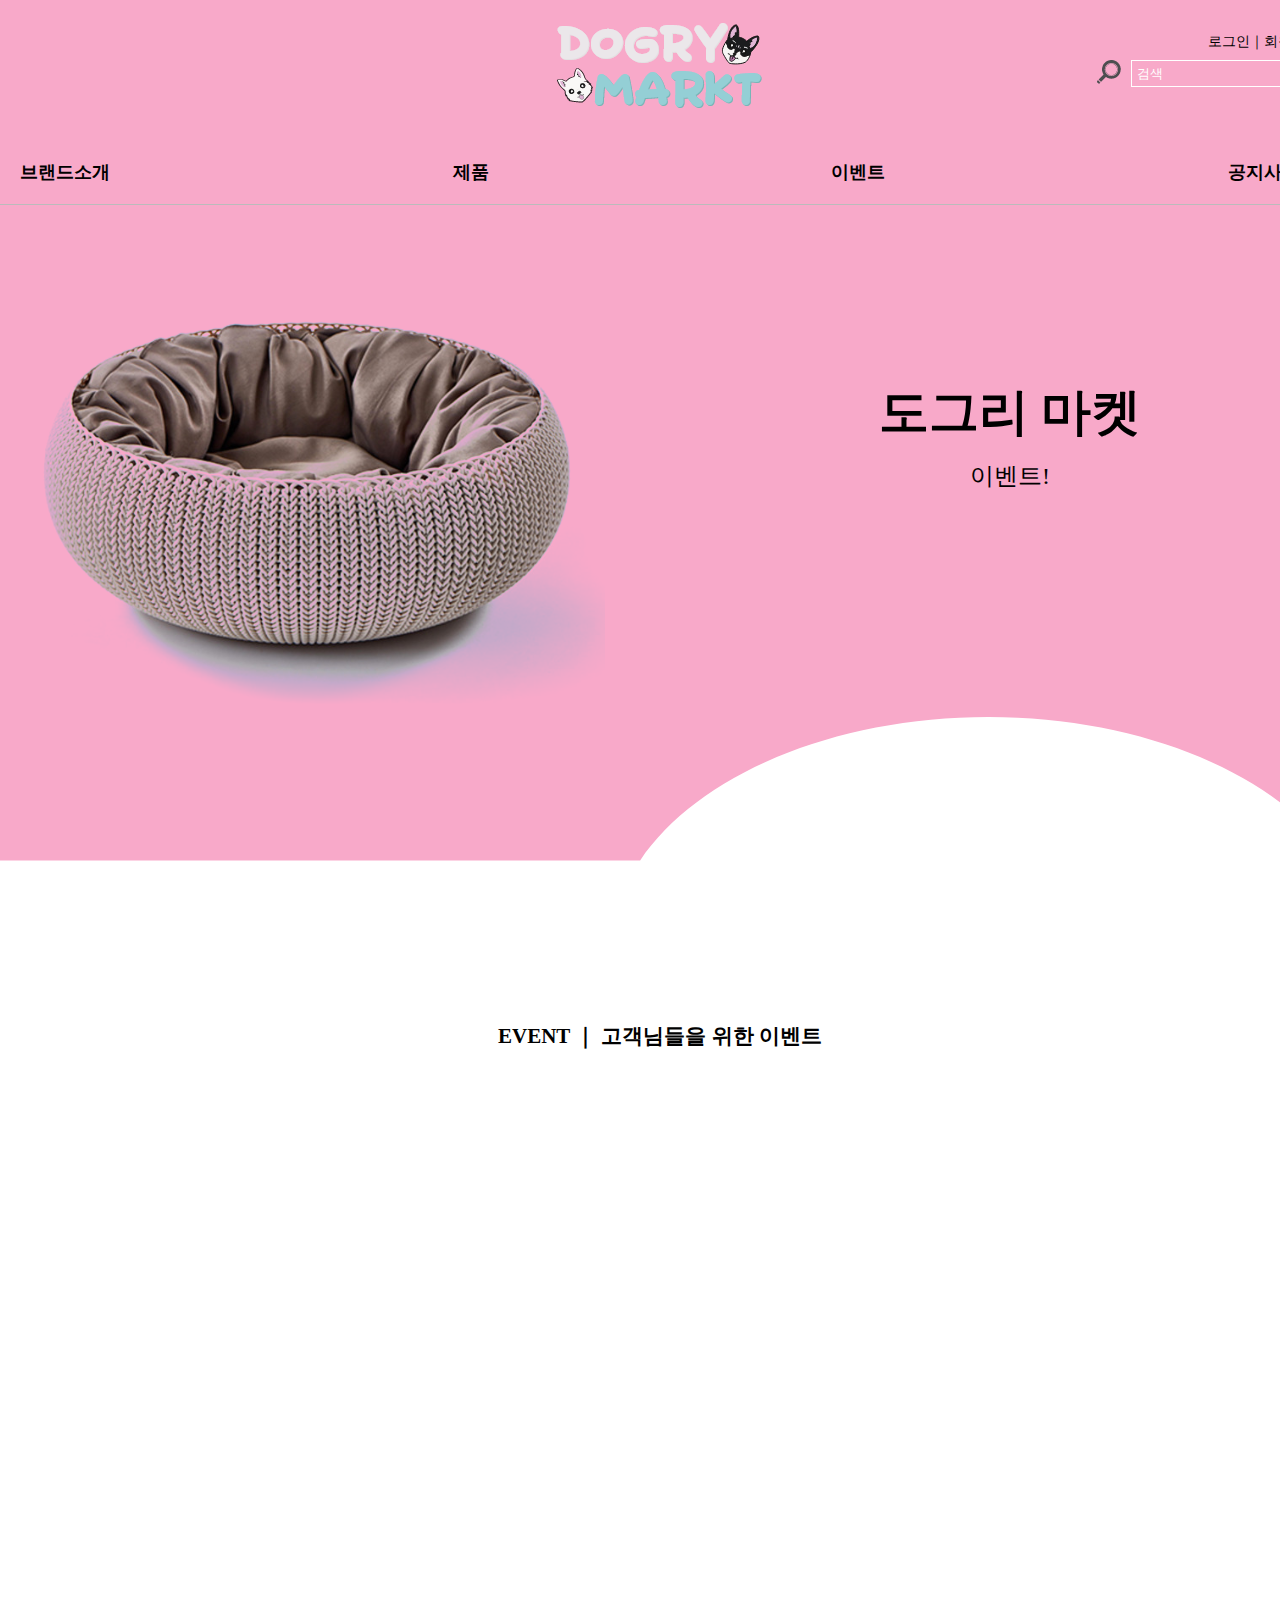
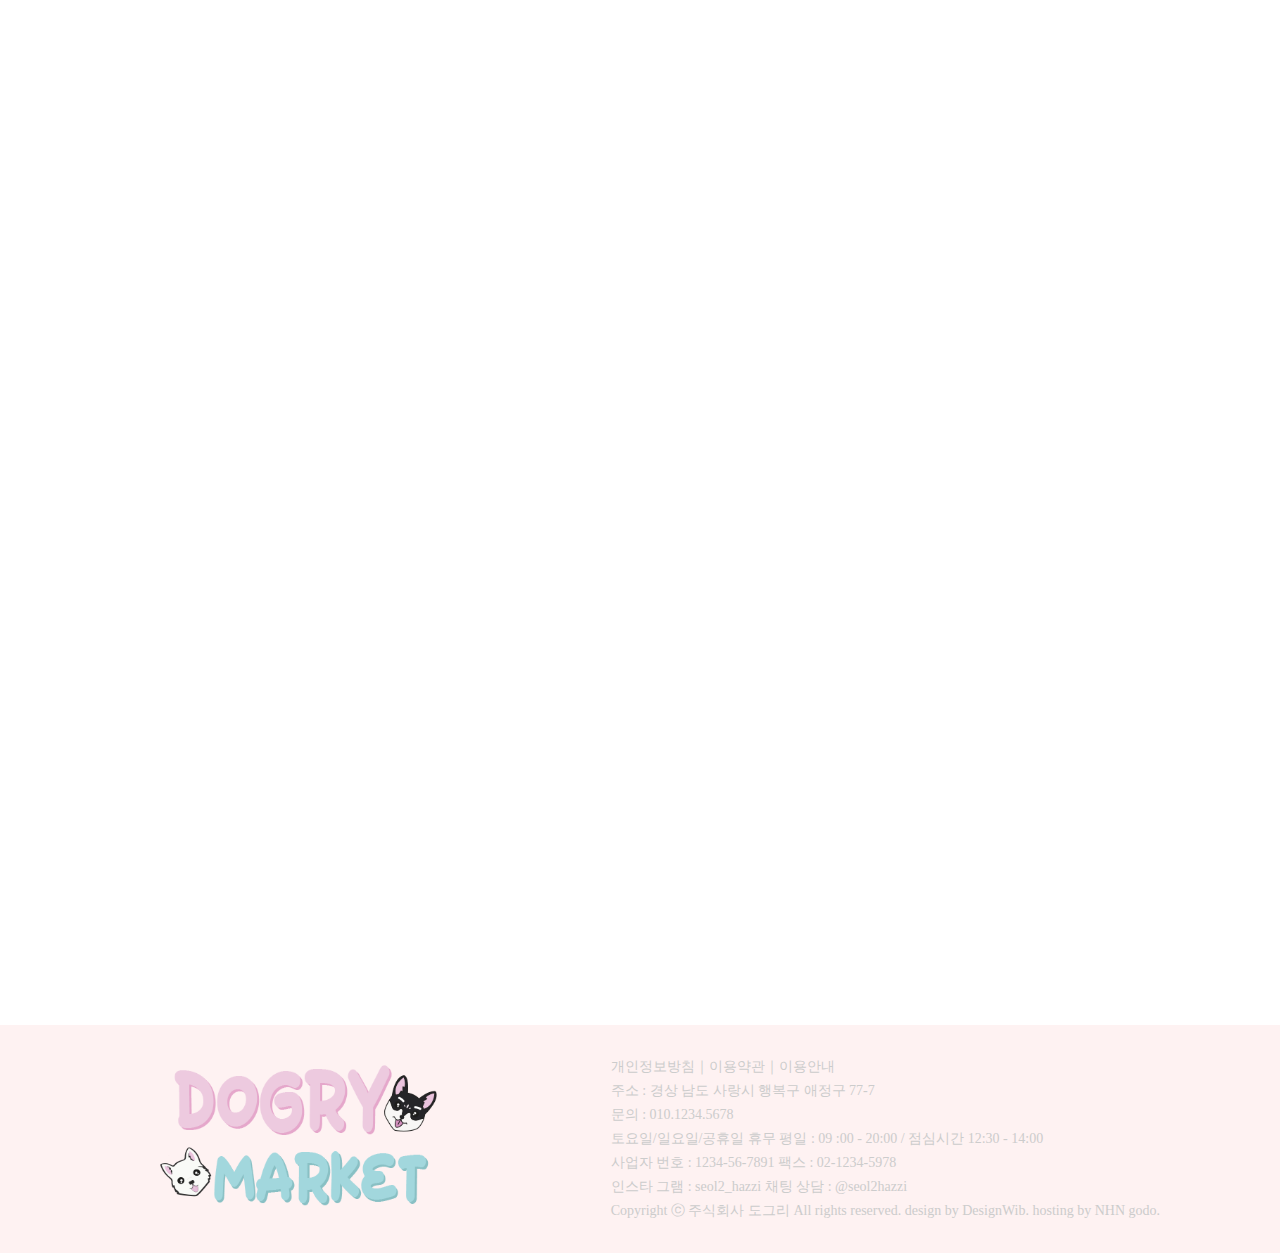
<file: sub3.html>
<!DOCTYPE html>
<html lang="ko">

<head>
	<meta charset="UTF-8">
	<meta http-equiv="X-UA-Compatible" content="IE=edge">
	<meta name="viewport" content="width=1400"><!--다른 매체에서도 너비 오류 없이 볼 수 있게-->
	<link href="https://webfontworld.github.io/NanumSquareNeo/NanumSquareNeo.css" rel="stylesheet">
	<link rel="stylesheet" href="./sub3.css">
	<link href="https://unpkg.com/aos@2.3.1/dist/aos.css" rel="stylesheet">
	<title>도그리마켓</title>
</head>

<body>
	<!--header 시작-->
	<div class="box">
		<!-- 탑 -->
		<header>
			<a href="./index.html" class="logo"><img src="./images/logo.png" alt="logo"></a>
			<ul class="top">
				<li><a href="#">로그인</a></li>
				<li><a href="#">｜</a></li>
				<li><a href="#">회원가입</a></li>
			</ul>

			<ul class="search">
				<li><a href="#" class="icon"><img src="./images/icon.png" alt="아이콘"></a></li>
				<li><input type="search" placeholder="검색"></li>
			</ul>
		</header>
		<!-- 메뉴 -->
		<ul class="nav">
			<li><a href="./sub1.html">브랜드소개</a>
				<div class="sub">
					<div class="sub_in">
						<ul>
							<li><a href="sub1.html">도그리 스토리</a></li>
						</ul>
						<ul>
							<li><a href="sub2.html">밥,물그릇/장난감</a></li>
							<li><a href="sub2.html">쿠션/위생&미용</a></li>
							<li><a href="sub2.html">티슈/배변용품</a></li>
						</ul>
						<img src="./images/bs3.png" alt="설찌" class="sh">
					</div>
				</div>
			</li>
			<li><a href="sub2.html">제품</a>
				<div class="sub">
					<div class="sub_in">
						<ul>
							<li><a href="sub1.html">도그리 스토리</a></li>
						</ul>
						<ul>
							<li><a href="sub2.html">밥,물그릇/장난감</a></li>
							<li><a href="sub2.html">쿠션/위생&미용</a></li>
							<li><a href="sub2.html">티슈/배변용품</a></li>
						</ul>
						<img src="./images/bs3.png" alt="설찌" class="sh">
					</div>
				</div>
			</li>
			<li><a href="./sub3.html">이벤트</a>

			</li>
			<li><a href="./sub4.html">공지사항</a>
			</li>
		</ul>
	</div>

	<div class="sub_main">
		<div>
			<h2>도그리 마켓</h2>
			<p>이벤트!</p>
		</div>
	</div>

	<h2>EVENT
		<span>｜</span>
		<span>고객님들을 위한 이벤트</span>
	</h2>

	<div class="event">
		<img src="./images/event1.png" alt="이벤트1" data-aos="fade-left">
		<img src="./images/event2.png" alt="이벤트2" data-aos="fade-right">
		<img src="./images/event3.png" alt="이벤트3" data-aos="fade-left">
	</div>

	<!-- 푸터 -->
	<footer>
		<div class="footer_in">
			<a href="#"><img src="./images/foorter_logo.png" alt="흰색 로고"></a>
			<p>개인정보방침｜이용약관｜이용안내<br>
				주소 : 경상 남도 사랑시 행복구 애정구 77-7 <br>
				문의 : 010.1234.5678 <br>
				토요일/일요일/공휴일 휴무 평일 : 09 :00 - 20:00 / 점심시간 12:30 - 14:00 <br>
				사업자 번호 : 1234-56-7891 팩스 : 02-1234-5978 <br>
				인스타 그램 : seol2_hazzi 채팅 상담 : @seol2hazzi <br>
				Copyright ⓒ 주식회사 도그리 All rights reserved. design by DesignWib. hosting by NHN godo.
			</p>
		</div>
	</footer>
	<!--footer 종료-->


	<script src="https://code.jquery.com/jquery-2.2.0.min.js"></script><!-- 제이쿼리 라이브러리,수정X -->
	<script src="https://unpkg.com/aos@2.3.1/dist/aos.js"></script><!-- aos 라이브러리 -->
	<script src="script/slidebanner.js"></script><!--디자인에 맞게 수정-->
</body>

</html>
</file>
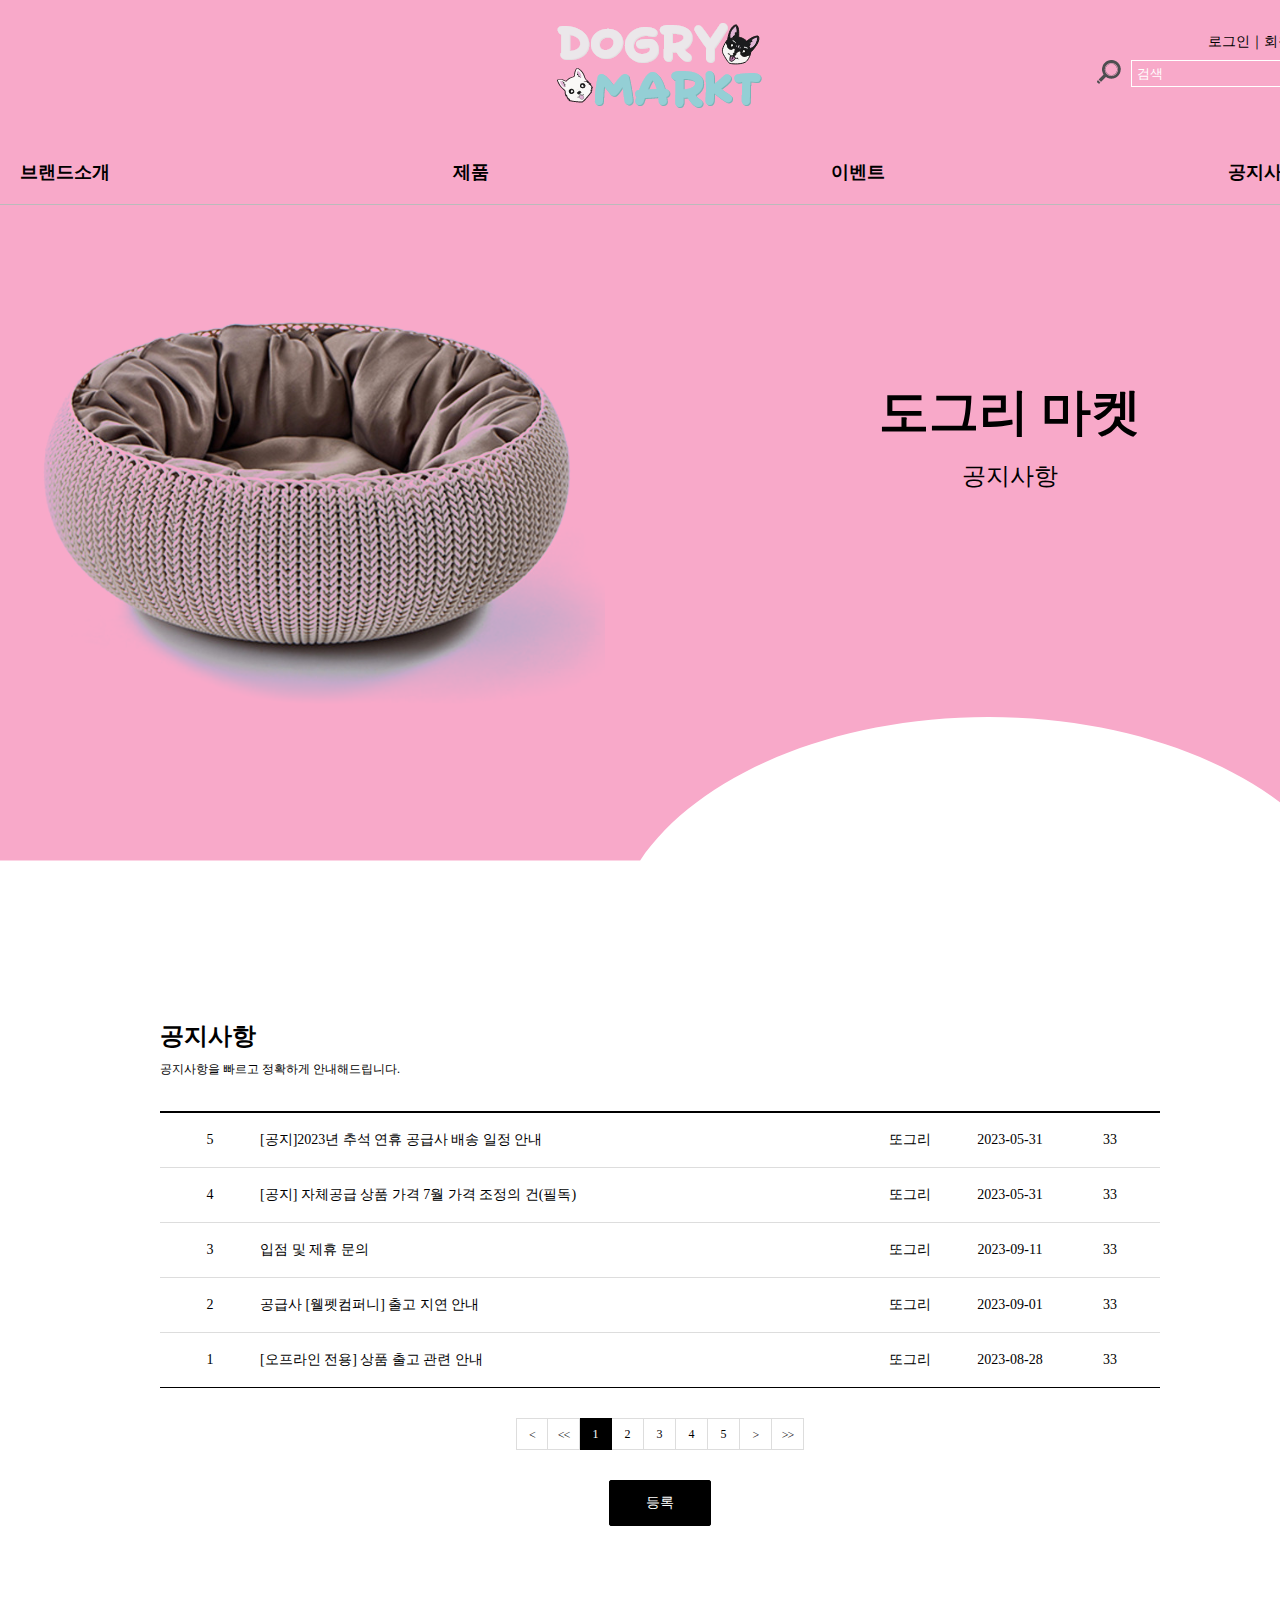
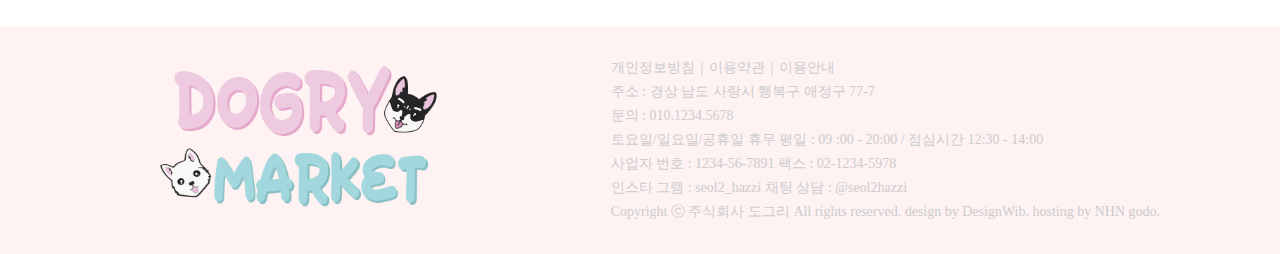
<file: sub4.html>
<!DOCTYPE html>
<html lang="ko">
<head>
  <meta charset="UTF-8">
  <meta http-equiv="X-UA-Compatible" content="IE=edge">
  <meta name="viewport" content="width=1400"><!--다른 매체에서도 너비 오류 없이 볼 수 있게-->
  <link href="https://webfontworld.github.io/NanumSquareNeo/NanumSquareNeo.css" rel="stylesheet">
  <link rel="stylesheet" href="./sub4.css">
  <title>브랜드명</title>
</head>
<body>
   <!--header 시작-->
	<div class="box">
		<!-- 탑 -->
		<header>
			<a href="./index.html" class="logo"><img src="./images/logo.png" alt="logo"></a>
			<ul class="top">
				<li><a href="#">로그인</a></li>
				<li><a href="#">｜</a></li>
				<li><a href="#">회원가입</a></li>
			</ul>

			<ul class="search">
				<li><a href="#" class="icon"><img src="./images/icon.png" alt="아이콘"></a></li>
				<li><input type="search" placeholder="검색"></li>
			</ul>
		</header>
		 <!-- 메뉴 -->
		 <ul class="nav">
			<li><a href="./sub1.html">브랜드소개</a>
			  <div class="sub">
				<div class="sub_in">
				  <ul>
					<li><a href="sub1.html">도그리 스토리</a></li>
				  </ul>
				  <ul>
					<li><a href="sub2.html">밥,물그릇/장난감</a></li>
					<li><a href="sub2.html">쿠션/위생&미용</a></li>
					<li><a href="sub2.html">티슈/배변용품</a></li>
				  </ul>
				  <img src="./images/bs3.png" alt="설찌" class="sh">
				</div>
			  </div>
			</li>
			<li><a href="sub2.html">제품</a>
			  <div class="sub">
				<div class="sub_in">
				  <ul>
					<li><a href="sub1.html">도그리 스토리</a></li>
				  </ul>
				  <ul>
					<li><a href="sub2.html">밥,물그릇/장난감</a></li>
					<li><a href="sub2.html">쿠션/위생&미용</a></li>
					<li><a href="sub2.html">티슈/배변용품</a></li>
				  </ul>
				  <img src="./images/bs3.png" alt="설찌" class="sh">
				</div>
			  </div>
			</li>
			<li><a href="./sub3.html">이벤트</a>
	  
			</li>
			<li><a href="./sub4.html">공지사항</a>
			</li>
		  </ul>
	</div>

	<div class="sub_main">
		<div>
			<h2>도그리 마켓</h2>
			<p>공지사항</p>
		</div>
	</div>

  <div class="board_wrap">
    <div class="board_title">
        <strong>공지사항</strong>
        <p>공지사항을 빠르고 정확하게 안내해드립니다.</p>
    </div>
    <div class="board_list_wrap">
        <div class="board_list">
            
            <div>
                <div class="num">5</div>
                <div class="title"><a href="view.html">	[공지]2023년 추석 연휴 공급사 배송 일정 안내</a></div>
                <div class="writer">또그리</div>
                <div class="date">2023-05-31 </div>
                <div class="count">33</div>
            </div>
            <div>
                <div class="num">4</div>
                <div class="title"><a href="view.html">[공지] 자체공급 상품 가격 7월 가격 조정의 건(필독)</a></div>
                <div class="writer">또그리</div>
                <div class="date">2023-05-31 </div>
                <div class="count">33</div>
            </div>
            <div>
                <div class="num">3</div>
                <div class="title"><a href="view.html">입점 및 제휴 문의</a></div>
                <div class="writer">또그리</div>
                <div class="date">2023-09-11 </div>
                <div class="count">33</div>
            </div>
            <div>
                <div class="num">2</div>
                <div class="title"><a href="view.html">공급사 [웰펫컴퍼니] 출고 지연 안내</a></div>
                <div class="writer">또그리</div>
                <div class="date">2023-09-01 </div>
                <div class="count">33</div>
            </div>
            <div>
                <div class="num">1</div>
                <div class="title"><a href="view.html">[오프라인 전용] 상품 출고 관련 안내</a></div>
                <div class="writer">또그리</div>
                <div class="date">2023-08-28 </div>
                <div class="count">33</div>
            </div>
        </div>
        <div class="board_page">
            <a href="#" class="bt first">&lt;</a>
            <a href="#" class="bt prev">&lt;&lt;</a>
            <a href="#" class="num on">1</a>
            <a href="#" class="num">2</a>
            <a href="#" class="num">3</a>
            <a href="#" class="num">4</a>
            <a href="#" class="num">5</a>
            <a href="#" class="bt next">&gt;</a>
            <a href="#" class="bt last">&gt;&gt;</a>
        </div>
        <div class="bt_wrap">
            <a href="write.html" class="on">등록</a>
            <!--<a href="#">수정</a>-->
        </div>
    </div>
</div>

  <!-- 푸터 -->
  <footer>
		<div class="footer_in">
			<a href="#"><img src="./images/foorter_logo.png" alt="흰색 로고"></a>
			<p>개인정보방침｜이용약관｜이용안내<br>
				주소 : 경상 남도 사랑시 행복구 애정구 77-7 <br>
				문의 : 010.1234.5678 <br>
				토요일/일요일/공휴일 휴무 평일 : 09 :00 - 20:00 / 점심시간 12:30 - 14:00 <br>
				사업자 번호 : 1234-56-7891 팩스 : 02-1234-5978 <br>
				인스타 그램 : seol2_hazzi 채팅 상담 : @seol2hazzi <br>
				Copyright ⓒ 주식회사 도그리 All rights reserved. design by DesignWib. hosting by NHN godo.
			</p>
		</div>
	</footer>
	<!--footer 종료-->
  
</body>
</html>
</file>
<file: css/stlye.css>
* {
    margin: 0;
    padding: 0;
}

ul {
    list-style: none;
}

a {
    text-decoration: none;
    color: black;
}

body {
    font-family: 'NanumSquareNeo';
    font-size: 14px;
    line-height: 24px;
    color: #000;
    min-width: 1320px;
}

/* 헤더 */
.box {
    position: absolute;
    top: 0;
    left: 0;
    width: 100%;
    min-width: 1320px;
    border-bottom: 1px solid #bbb;
    z-index: 100;
}

header {
    width: 1320px;
    margin: auto;
    text-align: center;
    position: relative;
}

.logo {
    display: block;
    margin: 20px 0;
}

.top {
    display: -webkit-box;
    display: -moz-box;
    display: -ms-flexbox;
    display: flex;
    position: absolute;
    right: 0;
    top: 10px;
}

.icon {
    margin-right: 10px;
}

.search {
    display: -webkit-box;
    display: -moz-box;
    display: -ms-flexbox;
    display: flex;
    position: absolute;
    right: 0;
    top: 40px;
}

.search input {
    outline: 0;
    background-color: transparent;
    border: 1px solid #fff;
    color: #fff;
    display: inline-block;
    padding: 5px;
}

.search input::placeholder {
    color: #fff;
}

/* 메뉴 */
.nav {
    width: 1320px;
    margin: auto;
    display: -webkit-box;
    display: -moz-box;
    display: -ms-flexbox;
    display: flex;
    flex: 1;
    justify-content: space-between;
    align-items: center;
}
.nav> li> a{
    padding: 20px;
    display: block;
    font-size: 18px;
    font-weight: 600;
}
.nav> li:hover> a{
    color: #fff;
}


/* 서브 */
.sub{
    position: absolute;
    width: 100%;
    background-color: rgba(10, 37, 62, 0.3);
    left: 0;
    padding: 20px 0;
    display: none;
}
.sub_in{
    width: 1320px;
    margin: auto;
    display: -moz-box;
    display: -webkit-box;
    display: -ms-flexbox;
    display: flex;
}
.sub_in ul{
    
    text-align: center
}
.sub_in ul:nth-child(1){
    width: 125.33px;
    margin-right: 286px;
}
.sub_in ul li a{
    display: block;
    color: #fff;
    font-size: 14px;
    margin-bottom: 10px;
}
.sh{
    margin-left: 300px;
}
.sub_in ul li a:hover{
    text-decoration: underline;
}
.nav li:hover .sub{
    display: block;
}

/* 배너 */
.banner {
    overflow: hidden;
}

.slide {
    width: 100%;
    height: 100%;
    position: relative;
    overflow: hidden;
}

.slide .swiper-slide {
    text-align: center;
    font-size: 18px;
    background: #fff;
    /* Center slide text vertically */
    display: -webkit-box;
    display: -ms-flexbox;
    display: -webkit-flex;
    display: flex;
    -webkit-box-pack: center;
    -ms-flex-pack: center;
    -webkit-justify-content: center;
    justify-content: center;
    -webkit-box-align: center;
    -ms-flex-align: center;
    -webkit-align-items: center;
    align-items: center;
}

.slide .swiper-slide a {
    display: block;
    width: 100%;
    height: 100%;
}

.slide .swiper-slide img {
    display: block;
    width: 100%;
}

@keyframes top {
    0% {
        transform: translateY(0);
    }

    100% {
        transform: translateY(-30px);
    }
}


.Bubble {
    width: 1320px;
    margin: auto;
    position: relative;
}

.Bubble1 {
    position: absolute;
    left: -300px;
    top: -230px;
    z-index: 10;
    animation: top 2s linear infinite alternate;
}

.Bubble2 {
    position: absolute;
    left: -370px;
    top: -200px;
    z-index: 10;
    animation: top 1.5s linear infinite alternate;
}

.Bubble3 {
    position: absolute;
    right: -200px;
    top: -230px;
    z-index: 10;
    animation: top 1.5s linear infinite alternate;
}

.Bubble4 {
    position: absolute;
    right: -380px;
    top: -285px;
    z-index: 10;
    animation: top 2s linear infinite alternate;
}


/* best */
.best {
    height: 1042px;
    background: url(../images/bg4.png) no-repeat center top;
    text-align: center;
    margin-top: 100px;
    overflow: hidden;
    box-sizing: border-box;
}

.best_in {
    width: 1320px;
    margin: auto;
    position: relative;
}

.best_in h2 {
    margin: 86px 0 30px;
}

/* 슬라이드배너 꾸미기 */
.slide2 {
    width: 100%;
    height: 602px;
    position: relative;
    overflow: hidden;
    margin-top: 135px;
    border-radius: 54px;
    box-shadow: 15px 10px 30px rgba(0, 0, 0, 0.2);
}

.slide2 .swiper-slide {
    text-align: center;
    font-size: 18px;
    background: #fff;
    display: flex;
    justify-content: center;
    align-items: center;
}



/* 블릿버튼 크기, 색상, 투명도 */
.slide2 .swiper-pagination-bullet {
    background: pink;
    width: 10px;
    height: 10px;
    opacity: 0.5;
}

/* 블릿버튼 페이지 표시날 때 투명도 */
.slide2 .swiper-pagination-bullet-active {
    opacity: 1;
}

/* 블릿버튼 위치 */
.slide2 .swiper-horizontal>.swiper-pagination-bullets,
.slide2 .swiper-pagination-bullets.swiper-pagination-horizontal {
    bottom: 0px;
}

.bestimg {
    width: 60%;
}
.dog{
    background-color: #FFD2D2;
    height: 100%;
    width: 40%;
    display: -webkit-box;
    display: -ms-flexbox;
    display: -webkit-flex;
    display: flex;
    flex-direction: column;
    justify-content: center;
    padding: 40px; 
    box-sizing: border-box;
}

/* 플라워애니메이션 */
@keyframes f1 {
    0% {
        transform: rotate(0);
    }

    100% {
        transform: rotate(360deg);
    }
}

.f1 {
    position: absolute;
    right: -100px;
    top: -30px;
    animation: f1 18s infinite;
}

@keyframes f2 {
    0% {
        transform: rotate(0);
    }

    100% {
        transform: rotate(15deg);
    }
}

.f2 {
    position: absolute;
    left: -200px;
    top: 480px;
    animation: f2 2s infinite alternate;
    transform-origin: 50% bottom;
}

.f3 {
    position: absolute;
    left: -130px;
    top: 485px;
    animation: f2 2s infinite alternate;
    transform-origin: 50% bottom;
}

.f4 {
    position: absolute;
    right: -130px;
    top: 600px;
    animation: f2 2s infinite alternate;
    transform-origin: 50% bottom;
}

.f5 {
    position: absolute;
    right: -210px;
    top: 580px;
    animation: f2 2s infinite alternate;
    transform-origin: 50% bottom;
}

/* 아이템 */
.item {
    padding: 100px 0;
}

.item_in {
    width: 1320px;
    margin: auto;
    text-align: center;
}
.itembox{
    border-radius: 25px;
}

.item_in h2 {
    margin: 100px;
}



.item_in ul {
    display: -webkit-box;
    display: -ms-flexbox;
    display: -webkit-flex;
    display: flex;
    justify-content: space-between;
}

.itembox h4 {
    background-color: #FFC8C8;
    display: inline-block;
    padding: 0 5px;
    color: #fff;
    margin-top: 30px;
}

.box_img{
    overflow: hidden;
    transition: all 1s;
}

.box_img:hover{
    background-color: #000;
}
.box_img:hover img{
    opacity: 0.8;
    transform: scale(1.2);
}
.box_img img{
    display: block;
    transition: all 1s;
}

/* 버튼 */
.right {
    display: inline-block;
    /* 글자만큼 차지 */
    padding: 5px 10px;
    border: 1px solid #ccc;
    border-radius: 50px;
    margin-top: 150px;
}

.right:hover {
    background-color: #ccc;
    color: #fff;
}

/* 뉴 */
.new{
    
}
.new h2{
    margin-bottom: 100px;
    text-align: center;
}
.new_bg{
    background: url(../images/main_benner.png) no-repeat center top;
}
.new_in{
    margin: auto;
    width: 1200px;
    height: 388px;
    display: -webkit-box;
    display: -ms-flexbox;
    display: -webkit-flex;
    display: flex;
    align-items: center;
    justify-content: space-around;
}
.new_text{
    width: 330px;
}
.new_text h3{
    text-align: center;
    margin-bottom: 15px;
}

/* 메인 배너 */

.main_banner h2{
    text-align: center;
    margin: 100px 0;
}
.main_in{
    width: 1320px;
    margin: auto;
    display: -webkit-box;
    display: -ms-flexbox;
    display: -webkit-flex;
    display: flex;
    justify-content: space-between;
    position: relative;
}
.main4{
    width: 640px;
}
.main4 img{
    display: block;
} 
.main4 img:nth-child(1){
    margin-bottom: 35px;
}
.main_ani {
    position: absolute;
    left: -50px;
    top: -50px;
    animation: f2 2s infinite alternate;
    transform-origin: 50% bottom;
}

.bg5{
    overflow: hidden;
    position: relative;
    margin: 50px 0;
}
.bg5 img{
    width: 100%;
    display: block;
}
.photo{
    position: absolute;
    right: 230px;
    top: 4350px;
}

/* 푸터 */
footer{
    background-color: #FEF2F2;
    padding: 30px 0;
    
    
}
.footer_in{
    width: 1000px;
    margin: auto;
    display: -moz-box;
    display: -webkit-box;
    display: -ms-flexbox;
    display: flex;
    color: #ccc;
    align-items: center;
    justify-content: space-between;
}
</file>
<file: sub1.css>
* {
    margin: 0;
    padding: 0;
}

ul {
    list-style: none;
}

a {
    text-decoration: none;
    color: black;
}

body {
    font-family: 'NanumSquareNeo';
    font-size: 14px;
    line-height: 24px;
    color: #000;
    min-width: 1320px;
}

/* 헤더 */
.box {
    position: absolute;
    top: 0;
    left: 0;
    width: 100%;
    min-width: 1320px;
    border-bottom: 1px solid #bbb;
    z-index: 100;
}

header {
    width: 1320px;
    margin: auto;
    text-align: center;
    position: relative;
}

.logo {
    display: block;
    margin: 20px 0;
}

.top {
    display: -webkit-box;
    display: -moz-box;
    display: -ms-flexbox;
    display: flex;
    position: absolute;
    right: 0;
    top: 10px;
}

.icon {
    margin-right: 10px;
}

.search {
    display: -webkit-box;
    display: -moz-box;
    display: -ms-flexbox;
    display: flex;
    position: absolute;
    right: 0;
    top: 40px;
}

.search input {
    outline: 0;
    background-color: transparent;
    border: 1px solid #fff;
    color: #fff;
    display: inline-block;
    padding: 5px;
}

.search input::placeholder {
    color: #fff;
}
.item {
        padding: 100px 0;
    }
.item_in {
    width: 1320px;
    margin: auto;
    text-align: center;
}

.item_in h2 {
    margin: 100px;
}

h2 span {}

.item_in ul {
    display: -webkit-box;
    display: -ms-flexbox;
    display: -webkit-flex;
    display: flex;
    justify-content: space-between;
}

.box_img {
    width: 283px;
    height: 301px;
    border-radius: 25px;
    box-shadow: 4px 3px 18px rgba(0, 0, 0, 0.2);
    margin-bottom: 30px;
    position: relative;
}

.box_img img {
    position: absolute;
    top: 50%;
    left: 50%;
    transform: translate(-50%, -50%);
}

.itembox h4 {
    background-color: #FFC8C8;
    display: inline-block;
    padding: 0 5px;
    color: #fff;
    margin-bottom: 20px;
}

/* 메인소개 */
.nav {
    width: 1320px;
    margin: auto;
    display: -webkit-box;
    display: -moz-box;
    display: -ms-flexbox;
    display: flex;
    flex: 1;
    justify-content: space-between;
    align-items: center;
}

.nav>li>a {
    padding: 20px;
    display: block;
    font-size: 18px;
    font-weight: 600;
}

.nav>li:hover>a {
    color: #fff;
}

/* 서브 */
.sub {
    position: absolute;
    width: 100%;
    background-color: rgba(10, 37, 62, 0.3);
    left: 0;
    padding: 20px 0;
    display: none;
}

.sub_in {
    width: 1320px;
    margin: auto;
    display: -moz-box;
    display: -webkit-box;
    display: -ms-flexbox;
    display: flex;
}

.sub_in ul {

    text-align: center
}

.sub_in ul:nth-child(1) {
    width: 125.33px;
    margin-right: 286px;
}

.sub_in ul li a {
    display: block;
    color: #fff;
    font-size: 14px;
    margin-bottom: 10px;
}

.sh {
    margin-left: 300px;
}

.sub_in ul li a:hover {
    text-decoration: underline;
}

.nav li:hover .sub {
    display: block;
}


/* 메인 */
.banner_1 {
    background: url(./images/sub1_banner.png) no-repeat center top;
    height: 875px;
    overflow: hidden;
}

.dog_in {
    width: 1320px;
    margin: auto;
    text-align: center;
    box-sizing: border-box;
    padding: 400px 0 0 500px;
    position: relative;
}
.dog_in h1{
    margin-bottom: 20px;
}

.main_ani {
    position: absolute;
    bottom: -261px;
    right: 0;
    animation:ani 2s infinite alternate;
    transform: rotate(15deg);
    transform-origin: 50% bottom;
}

@keyframes ani{
    0%{transform: rotate(15deg);}
    100%{transform: rotate(15deg) translate(-50px, -25px);}
}

/* 서브소개 */
.sub_text {
    text-align: center;
    margin: 100px 0;
}

.sub_brand {
    text-align: center;
    display: -moz-box;
    display: -webkit-box;
    display: -ms-flexbox;
    display: flex;
    width: 1320px;
    border: #ccc solid 1px;
    margin: 0 auto 255px;
    padding: 150px;
    box-sizing: border-box;
    justify-content: space-between;
    align-items: center;
}

.about_in {
    width: 1320px;
    margin: auto;
    display: -moz-box;
    display: -webkit-box;
    display: -ms-flexbox;
    display: flex;
    flex-wrap: wrap;
    justify-content: space-between;
}

.about_in li {
    margin-bottom: 255px;
    width: 577px;
    height: 710px;
    box-shadow: 3px 3px 27px rgba(0, 0, 0, 0.16);
    text-align: center;
    position: relative;
    padding: 500px 150px 0;
    box-sizing: border-box;
    border-radius: 66px;
}

.about_in li img:nth-child(1) {
    position: absolute;
    top: -50px;
    left: 50%;
    margin-left: calc(-486px / 2);
}

.about_in li img:nth-child(2) {
    position: absolute;
    top: -100px;
    left: 50%;
    margin-left: calc(-571px / 2);
}

.about_in li {

    transition: all 1s;
}

.about_in li:hover img:nth-child(2) {
    transform: rotate(15deg);
}

.about_in li img {
    display: block;
    transition: all 1s;
}

.about_in li:hover img:nth-child(2).bg {
    transform: rotate(-15deg);
}

/* 캠페인 */
.campain {
    text-align: center;
    width: 1320px;
    margin: 200px auto;
    overflow: hidden;
}

.campain h2 {
    margin-bottom: 100px;
}

.campain_in {
    text-align: center;
    padding: 100px;
    box-sizing: border-box;
    display: -moz-box;
    display: -webkit-box;
    display: -ms-flexbox;
    display: flex;
    justify-content: space-around;
    align-items: center;
    margin-bottom: 30px;
}

.campain_bg1 {
    background-color: #E1EBFB;
    border-radius: 87px 0 0 0;
}

.campain_bg2 {
    background-color: #EDF6EF;
    border-radius: 0 87px 0 0;
}

.campain_bg3 {
    background-color: #FFF5E5;
    border-radius: 87px 0 0 0;
}

.campain_in div {
    width: 366px;
}

/* 푸터 */
footer {
    background-color: #FEF2F2;
    padding: 30px 0;
}

.footer_in {
    width: 1000px;
    margin: auto;
    display: -moz-box;
    display: -webkit-box;
    display: -ms-flexbox;
    display: flex;
    color: #ccc;
    align-items: center;
    justify-content: space-between;
}
</file>
<file: sub2.css>
* {
    margin: 0;
    padding: 0;
}

ul {
    list-style: none;
}

a {
    text-decoration: none;
    color: black;
}

body {
    font-family: 'NanumSquareNeo';
    font-size: 14px;
    line-height: 24px;
    color: #000;
    min-width: 1320px;
}

/* 헤더 */
.box {
    position: absolute;
    top: 0;
    left: 0;
    width: 100%;
    min-width: 1320px;
    border-bottom: 1px solid #bbb;
    z-index: 100;
}

header {
    width: 1320px;
    margin: auto;
    text-align: center;
    position: relative;
}

.logo {
    display: block;
    margin: 20px 0;
}

.top {
    display: -webkit-box;
    display: -moz-box;
    display: -ms-flexbox;
    display: flex;
    position: absolute;
    right: 0;
    top: 10px;
}

.icon {
    margin-right: 10px;
}

.search {
    display: -webkit-box;
    display: -moz-box;
    display: -ms-flexbox;
    display: flex;
    position: absolute;
    right: 0;
    top: 40px;
}

.search input {
    outline: 0;
    background-color: transparent;
    border: 1px solid #fff;
    color: #fff;
    display: inline-block;
    padding: 5px;
}

.search input::placeholder {
    color: #fff;
}

/* 메뉴 */
.nav {
    width: 1320px;
    margin: auto;
    display: -webkit-box;
    display: -moz-box;
    display: -ms-flexbox;
    display: flex;
    flex: 1;
    justify-content: space-between;
    align-items: center;
}
.nav> li> a{
    padding: 20px;
    display: block;
    font-size: 18px;
    font-weight: 600;
}
.nav> li:hover> a{
    color: #fff;
}


/* 서브 */
.sub{
    position: absolute;
    width: 100%;
    background-color: rgba(10, 37, 62, 0.3);
    left: 0;
    padding: 20px 0;
    display: none;
}
.sub_in{
    width: 1320px;
    margin: auto;
    display: -moz-box;
    display: -webkit-box;
    display: -ms-flexbox;
    display: flex;
}
.sub_in ul{
    
    text-align: center
}
.sub_in ul:nth-child(1){
    width: 125.33px;
    margin-right: 286px;
}
.sub_in ul li a{
    display: block;
    color: #fff;
    font-size: 14px;
    margin-bottom: 10px;
}
.sh{
    margin-left: 300px;
}
.sub_in ul li a:hover{
    text-decoration: underline;
}
.nav li:hover .sub{
    display: block;
}

.sub_main{
    background: url(./images/sub2_main.png) no-repeat center top;
    height: 924px;
}
.sub_main div{
    width: 1320px;
    margin: auto;
    padding-left: 700px;
    padding-top: 400px;
    box-sizing: border-box;
    text-align: center;
}
.sub_main div h2{
    font-size: 50px;
    margin-bottom: 40px;
}
.sub_main div p{
    font-size: 24px;
}


/* 아이템 */

.item_in {
    width: 1320px;
    margin: 230px auto;
    text-align: center;
}

.item_in ul {
    display: -webkit-box;
    display: -ms-flexbox;
    display: -webkit-flex;
    display: flex;
    justify-content: space-between;
}

.item_in h2{
    padding-bottom: 100px;
}

.box_img img {
    position: absolute;
    top: 50%;
    left: 50%;
    transform: translate(-50%, -50%);
}

.itembox h4 {
    background-color: #FFC8C8;
    display: inline-block;
    padding: 0 5px;
    color: #fff;
    margin: 20px;
}

.box_img {
    width: 283px;
    height: 301px;
    border-radius: 25px;
    box-shadow: 4px 3px 18px rgba(0, 0, 0, 0.2);
    margin-bottom: 30px;
    position: relative;
}

.box_img img {
    position: absolute;
    top: 50%;
    left: 50%;
    transform: translate(-50%, -50%);
}

.box_img{
    overflow: hidden;
    transition: all 1s;
}

.box_img:hover img{
    opacity: 0.8;
    transform: translate(-50%, -50%) scale(1.5);
}
.box_img img{
    display: block;
    transition: all 1s;
}


/* 배너 */
.banner{
    width: 1320px;
    margin: auto;
}



/* 용품 */
.box_item {
    width: 1320px;
    margin: 230px auto;
    text-align: center;
}
.item_box{
    border: #ccc solid 1px;
    border-radius: 30px;
    transition: all 1s;
    overflow: hidden;
}

.box_item ul {
    display: -webkit-box;
    display: -ms-flexbox;
    display: -webkit-flex;
    display: flex;
    justify-content: space-between;
}
.box_item li{
    margin-top: 50px;
}
.box_item h4{
    font-size: 15px;
    padding: 30px 0;
}

.box_item li:hover .item_box{
    box-shadow: 0 10px 10px rgba(0, 0, 0, 0.2);
    transform: translateY(-10px);
}



















/* 푸터 */
footer{
    background-color: #FEF2F2;
    padding: 30px 0;
}
.footer_in{
    width: 1000px;
    margin: auto;
    display: -moz-box;
    display: -webkit-box;
    display: -ms-flexbox;
    display: flex;
    color: #ccc;
    align-items: center;
    justify-content: space-between;
}
</file>
<file: sub3.css>
* {
    margin: 0;
    padding: 0;
}

ul {
    list-style: none;
}

a {
    text-decoration: none;
    color: black;
}

body {
    font-family: 'NanumSquareNeo';
    font-size: 14px;
    line-height: 24px;
    color: #000;
    min-width: 1320px;
}

/* 헤더 */
.box {
    position: absolute;
    top: 0;
    left: 0;
    width: 100%;
    min-width: 1320px;
    border-bottom: 1px solid #bbb;
    z-index: 100;
}

header {
    width: 1320px;
    margin: auto;
    text-align: center;
    position: relative;
}

.logo {
    display: block;
    margin: 20px 0;
}

.top {
    display: -webkit-box;
    display: -moz-box;
    display: -ms-flexbox;
    display: flex;
    position: absolute;
    right: 0;
    top: 10px;
}

.icon {
    margin-right: 10px;
}

.search {
    display: -webkit-box;
    display: -moz-box;
    display: -ms-flexbox;
    display: flex;
    position: absolute;
    right: 0;
    top: 40px;
}

.search input {
    outline: 0;
    background-color: transparent;
    border: 1px solid #fff;
    color: #fff;
    display: inline-block;
    padding: 5px;
}

.search input::placeholder {
    color: #fff;
}

/* 메뉴 */
.nav {
    width: 1320px;
    margin: auto;
    display: -webkit-box;
    display: -moz-box;
    display: -ms-flexbox;
    display: flex;
    flex: 1;
    justify-content: space-between;
    align-items: center;
}
.nav> li> a{
    padding: 20px;
    display: block;
    font-size: 18px;
    font-weight: 600;
}
.nav> li:hover> a{
    color: #fff;
}


/* 서브 */
.sub{
    position: absolute;
    width: 100%;
    background-color: rgba(10, 37, 62, 0.3);
    left: 0;
    padding: 20px 0;
    display: none;
}
.sub_in{
    width: 1320px;
    margin: auto;
    display: -moz-box;
    display: -webkit-box;
    display: -ms-flexbox;
    display: flex;
}
.sub_in ul{
    
    text-align: center
}
.sub_in ul:nth-child(1){
    width: 125.33px;
    margin-right: 286px;
}
.sub_in ul li a{
    display: block;
    color: #fff;
    font-size: 14px;
    margin-bottom: 10px;
}
.sh{
    margin-left: 300px;
}
.sub_in ul li a:hover{
    text-decoration: underline;
}
.nav li:hover .sub{
    display: block;
}

.sub_main{
    background: url(./images/sub2_main.png) no-repeat center top;
    height: 924px;
}
.sub_main div{
    width: 1320px;
    margin: auto;
    padding-left: 700px;
    padding-top: 300px;
    box-sizing: border-box;
    text-align: center;
}
.sub_main div h2{
    font-size: 50px;
    margin-bottom: 40px;
}
.sub_main div p{
    font-size: 24px;
}


.item_in ul{
    padding-top: 100px;
}
/* 이벤트 */
h2{
    margin: 100px 0;
    text-align: center;
}
.event{
    width: 1320px;
    margin: 100px auto;
    overflow: hidden;
}
.event img{
    display: block;
    margin-bottom: 50px;
}






/* 푸터 */
footer{
    background-color: #FEF2F2;
    padding: 30px 0;
}
.footer_in{
    width: 1000px;
    margin: auto;
    display: -moz-box;
    display: -webkit-box;
    display: -ms-flexbox;
    display: flex;
    color: #ccc;
    align-items: center;
    justify-content: space-between;
}
</file>
<file: sub4.css>
* {
    margin: 0;
    padding: 0;
}

ul {
    list-style: none;
}

a {
    text-decoration: none;
    color: black;
}

body {
    font-family: 'NanumSquareNeo';
    font-size: 14px;
    line-height: 24px;
    color: #000;
    min-width: 1320px;
}

/* 헤더 */
.box {
    position: absolute;
    top: 0;
    left: 0;
    width: 100%;
    min-width: 1320px;
    border-bottom: 1px solid #bbb;
    z-index: 100;
}

header {
    width: 1320px;
    margin: auto;
    text-align: center;
    position: relative;
}

.logo {
    display: block;
    margin: 20px 0;
}

.top {
    display: -webkit-box;
    display: -moz-box;
    display: -ms-flexbox;
    display: flex;
    position: absolute;
    right: 0;
    top: 10px;
}

.icon {
    margin-right: 10px;
}

.search {
    display: -webkit-box;
    display: -moz-box;
    display: -ms-flexbox;
    display: flex;
    position: absolute;
    right: 0;
    top: 40px;
}

.search input {
    outline: 0;
    background-color: transparent;
    border: 1px solid #fff;
    color: #fff;
    display: inline-block;
    padding: 5px;
}

.search input::placeholder {
    color: #fff;
}

/* 메뉴 */
.nav {
    width: 1320px;
    margin: auto;
    display: -webkit-box;
    display: -moz-box;
    display: -ms-flexbox;
    display: flex;
    flex: 1;
    justify-content: space-between;
    align-items: center;
}
.nav> li> a{
    padding: 20px;
    display: block;
    font-size: 18px;
    font-weight: 600;
}
.nav> li:hover> a{
    color: #fff;
}


/* 서브 */
.sub{
    position: absolute;
    width: 100%;
    background-color: rgba(10, 37, 62, 0.3);
    left: 0;
    padding: 20px 0;
    display: none;
}
.sub_in{
    width: 1320px;
    margin: auto;
    display: -moz-box;
    display: -webkit-box;
    display: -ms-flexbox;
    display: flex;
}
.sub_in ul{
    
    text-align: center
}
.sub_in ul:nth-child(1){
    width: 125.33px;
    margin-right: 286px;
}
.sub_in ul li a{
    display: block;
    color: #fff;
    font-size: 14px;
    margin-bottom: 10px;
}
.sh{
    margin-left: 300px;
}
.sub_in ul li a:hover{
    text-decoration: underline;
}
.nav li:hover .sub{
    display: block;
}

.sub_main{
    background: url(./images/sub2_main.png) no-repeat center top;
    height: 924px;
}
.sub_main div{
    width: 1320px;
    margin: auto;
    padding-left: 700px;
    padding-top: 400px;
    box-sizing: border-box;
    text-align: center;
}
.sub_main div h2{
    font-size: 50px;
    margin-bottom: 40px;
}
.sub_main div p{
    font-size: 24px;
}



/* 공지사항 */
.board_wrap {
    width: 1000px;
    margin: 100px auto;
}

.board_title {
    margin-bottom: 30px;
}

.board_title strong {
    font-size: 24px;
}

.board_title p {
    margin-top: 5px;
    font-size: 12px;
}

.bt_wrap {
    margin-top: 30px;
    text-align: center;
    font-size: 0;
}

.bt_wrap a {
    display: inline-block;
    min-width: 80px;
    margin-left: 10px;
    padding: 10px;
    border: 1px solid #000;
    border-radius: 2px;
    font-size: 14px;
}

.bt_wrap a:first-child {
    margin-left: 0;
}

.bt_wrap a.on {
    background: #000;
    color: #fff;
}

.board_list {
    width: 100%;
    border-top: 2px solid #000;
}

.board_list > div {
    border-bottom: 1px solid #ddd;
    font-size: 0;
}

.board_list > div.top {
    border-bottom: 1px solid #999;
}

.board_list > div:last-child {
    border-bottom: 1px solid #000;
}

.board_list > div > div {
    display: inline-block;
    padding: 15px 0;
    text-align: center;
    font-size: 14px;
}

.board_list > div.top > div {
    font-weight: 600;
}

.board_list .num {
    width: 10%;
}

.board_list .title {
    width: 60%;
    text-align: left;
}

.board_list .top .title {
    text-align: center;
}

.board_list .writer {
    width: 10%;
}

.board_list .date {
    width: 10%;
}

.board_list .count {
    width: 10%;
}

.board_page {
    margin-top: 30px;
    text-align: center;
    font-size: 0;
}

.board_page a {
    display: inline-block;
    width: 32px;
    height: 32px;
    box-sizing: border-box;
    vertical-align: middle;
    border: 1px solid #ddd;
    border-left: 0;
    line-height: 100%;
}

.board_page a.bt {
    padding-top: 10px;
    font-size: 12px;
    letter-spacing: -1px;
}

.board_page a.num {
    padding-top: 9px;
    font-size: 12px;
}

.board_page a.num.on {
    border-color: #000;
    background: #000;
    color: #fff;
}

.board_page a:first-child {
    border-left: 1px solid #ddd;
}

.board_view {
    width: 100%;
    border-top: 2px solid #000;
}

.board_view .title {
    padding: 20px 15px;
    border-bottom: 1px dashed #ddd;
    font-size: 2rem;
}

.board_view .info {
    padding: 15px;
    border-bottom: 1px solid #999;
    font-size: 0;
}

.board_view .info dl {
    position: relative;
    display: inline-block;
    padding: 0 20px;
}

.board_view .info dl:first-child {
    padding-left: 0;
}

.board_view .info dl::before {
    content: "";
    position: absolute;
    top: 1px;
    left: 0;
    display: block;
    width: 1px;
    height: 13px;
    background: #ddd;
}

.board_view .info dl:first-child::before {
    display: none;
}

.board_view .info dl dt,
.board_view .info dl dd {
    display: inline-block;
    font-size: 1.4rem;
}

.board_view .info dl dt {

}

.board_view .info dl dd {
    margin-left: 10px;
    color: #777;
}

.board_view .cont {
    padding: 15px;
    border-bottom: 1px solid #000;
    line-height: 160%;
    font-size: 1.4rem;
}

.board_write {
    border-top: 2px solid #000;
}

.board_write .title,
.board_write .info {
    padding: 15px;
}

.board_write .info {
    border-top: 1px dashed #ddd;
    border-bottom: 1px solid #000;
    font-size: 0;
}

.board_write .title dl {
    font-size: 0;
}

.board_write .info dl {
    display: inline-block;
    width: 50%;
    vertical-align: middle;
}

.board_write .title dt,
.board_write .title dd,
.board_write .info dt,
.board_write .info dd {
    display: inline-block;
    vertical-align: middle;
    font-size: 1.4rem;
}

.board_write .title dt,
.board_write .info dt {
    width: 100px;
}

.board_write .title dd {
    width: calc(100% - 100px);
}

.board_write .title input[type="text"],
.board_write .info input[type="text"],
.board_write .info input[type="password"] {
    padding: 10px;
    box-sizing: border-box;
}

.board_write .title input[type="text"] {
    width: 80%;
}

.board_write .cont {
    border-bottom: 1px solid #000;
}

.board_write .cont textarea {
    display: block;
    width: 100%;
    height: 300px;
    padding: 15px;
    box-sizing: border-box;
    border: 0;
    resize: vertical;
}

/* 푸터 */
footer{
    background-color: #FEF2F2;
    padding: 30px 0;
}
.footer_in{
    width: 1000px;
    margin: auto;
    display: -moz-box;
    display: -webkit-box;
    display: -ms-flexbox;
    display: flex;
    color: #ccc;
    align-items: center;
    justify-content: space-between;
}
</file>
